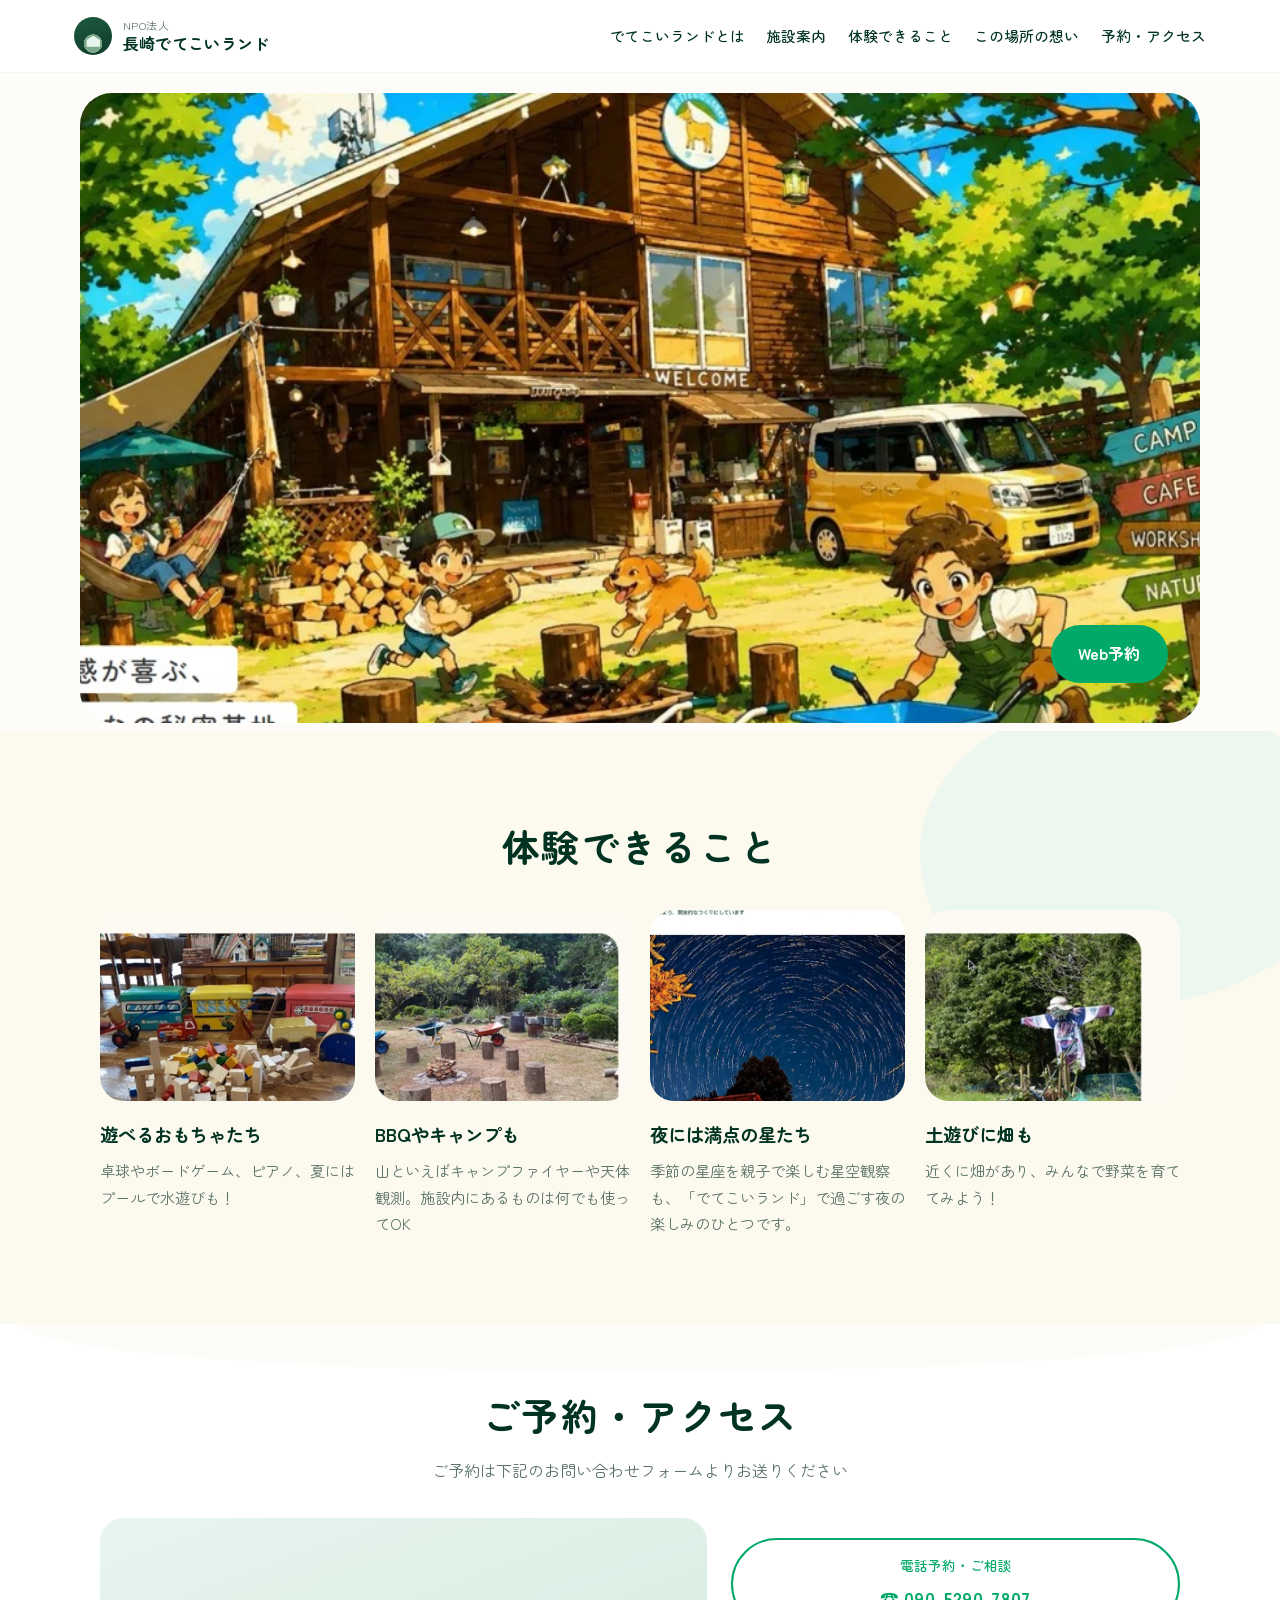
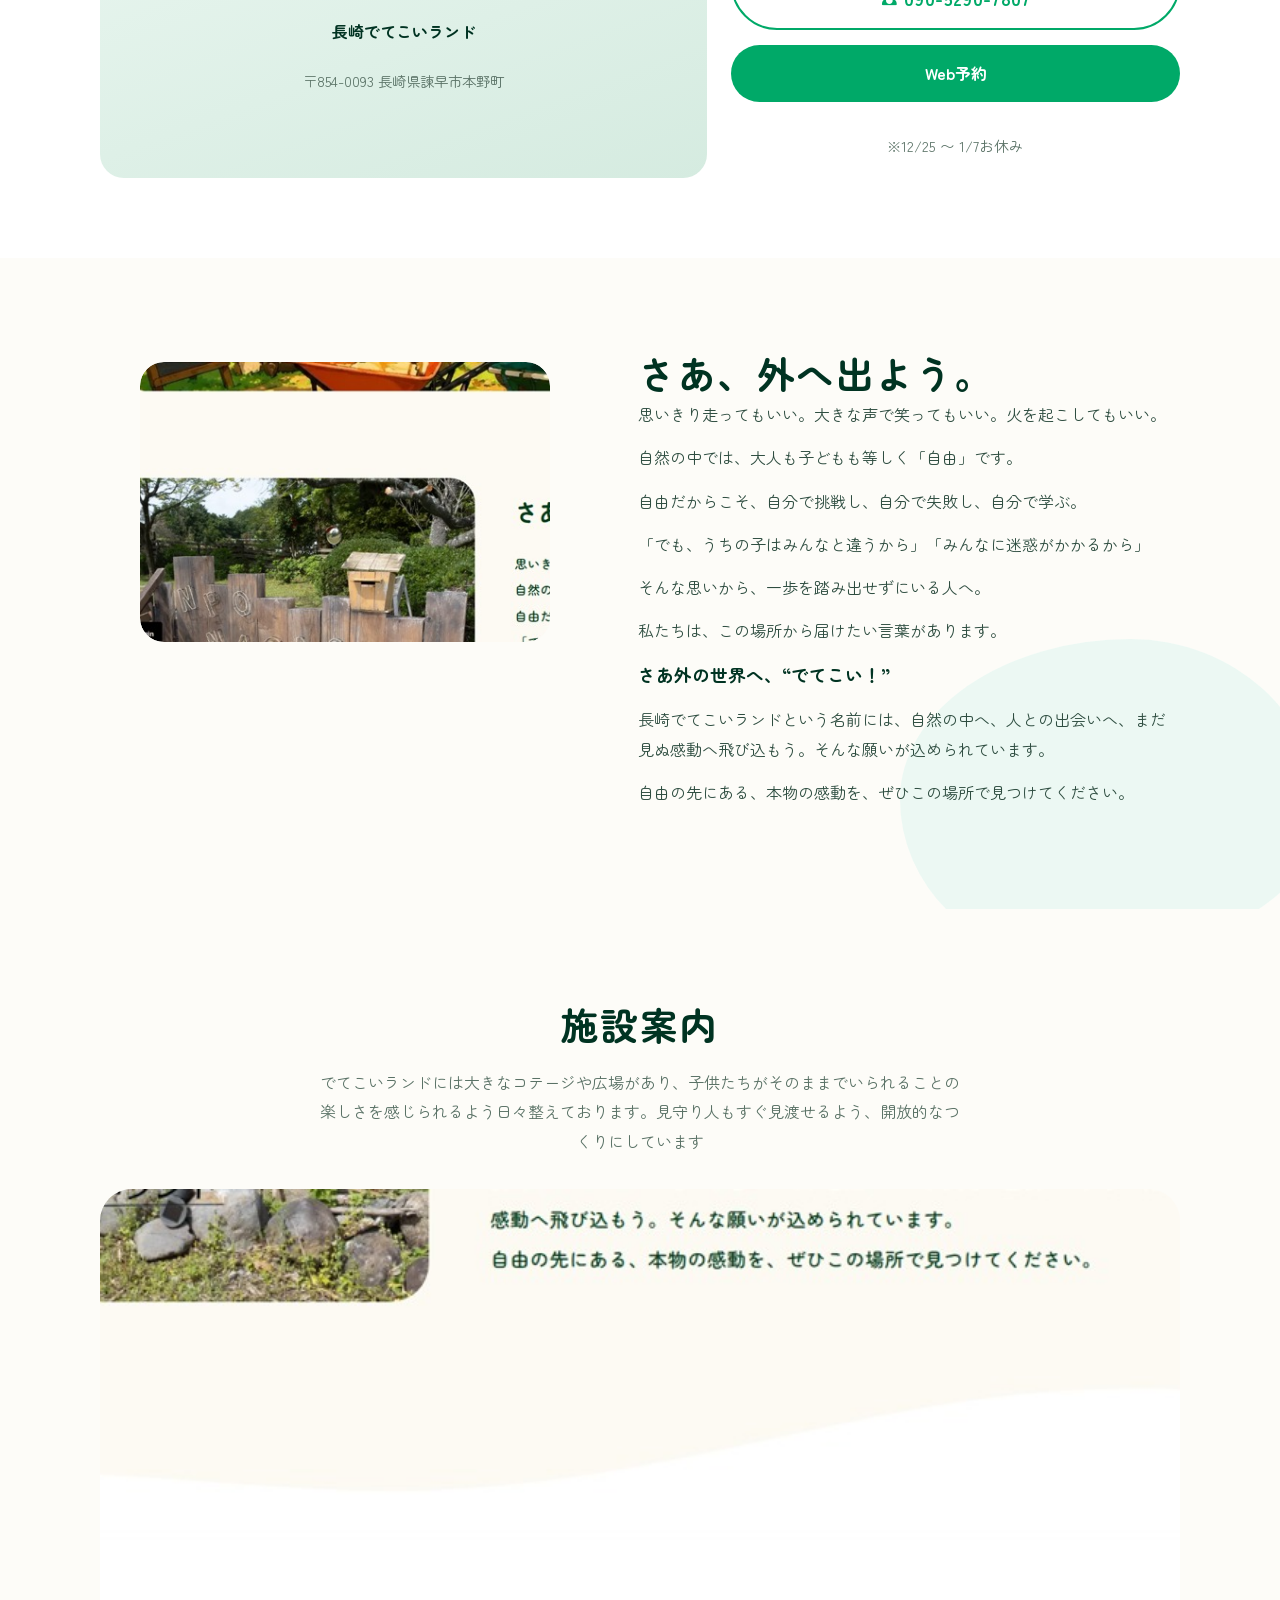
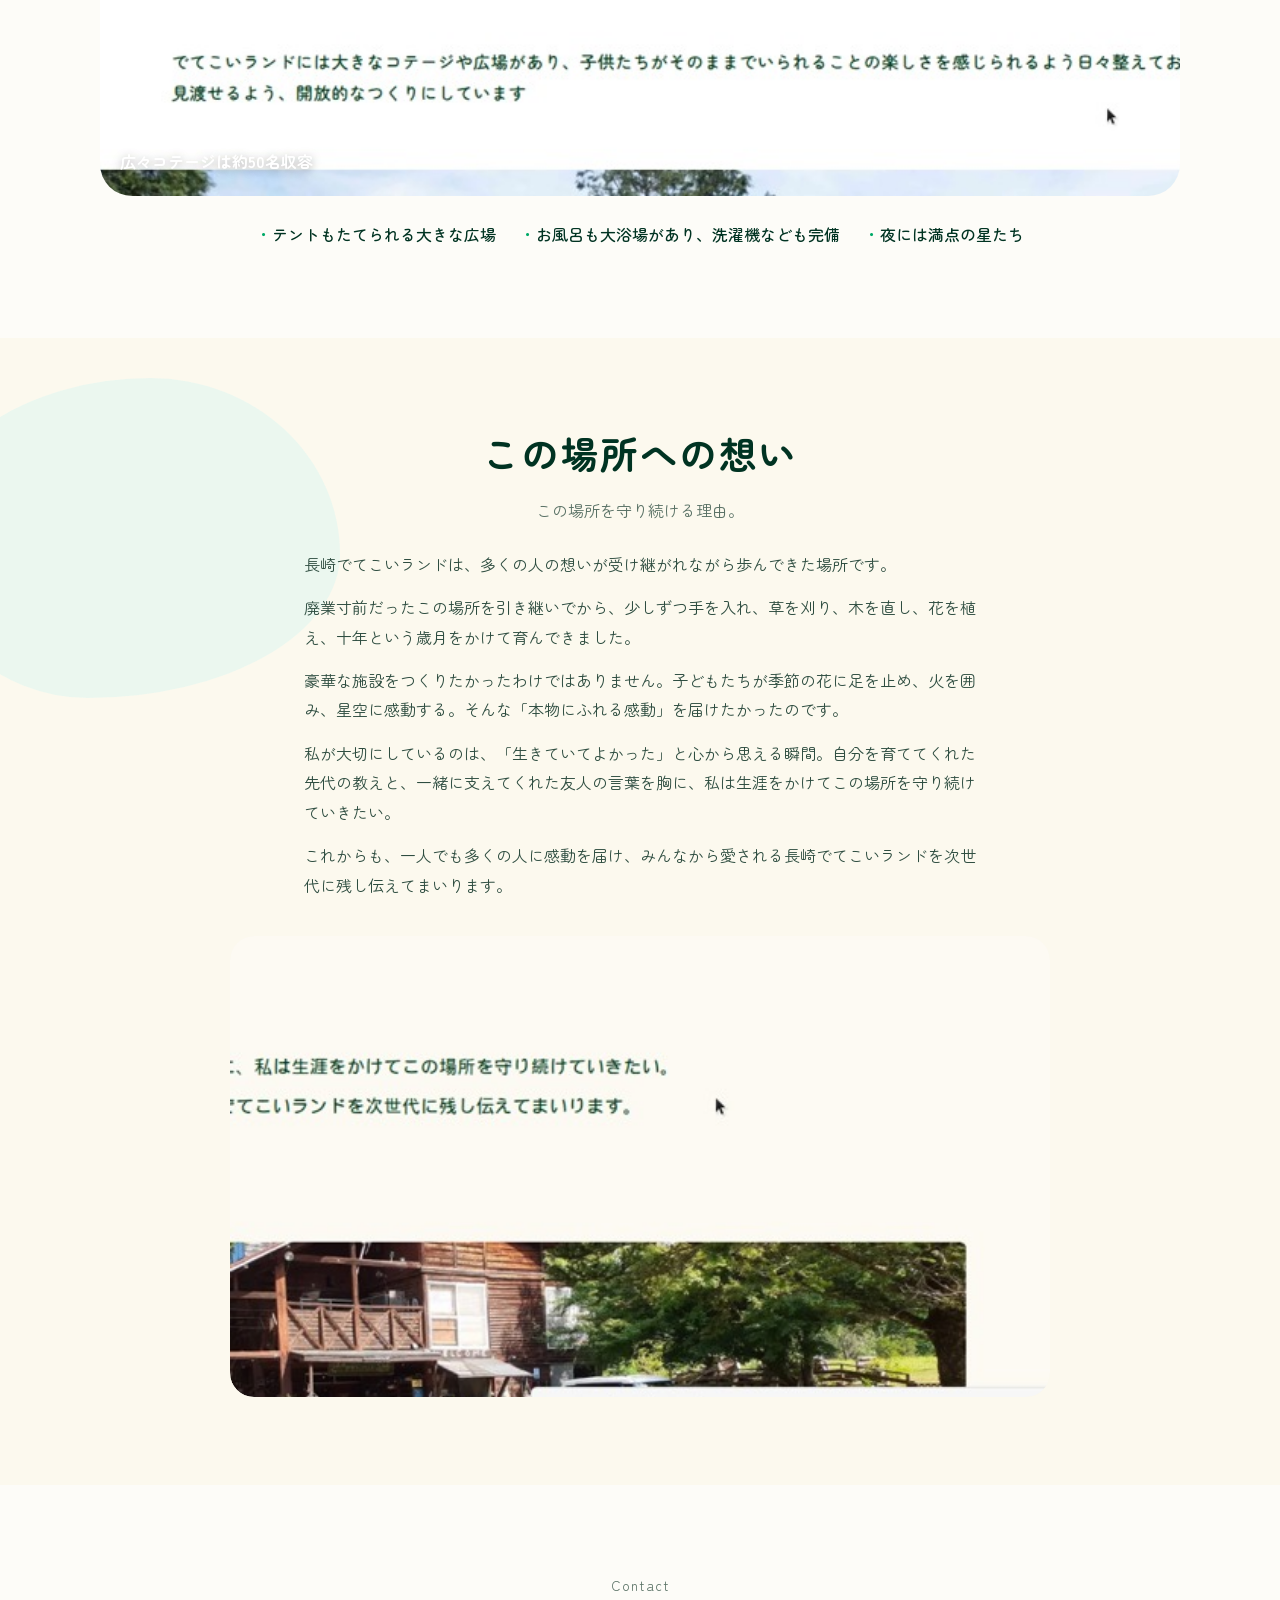
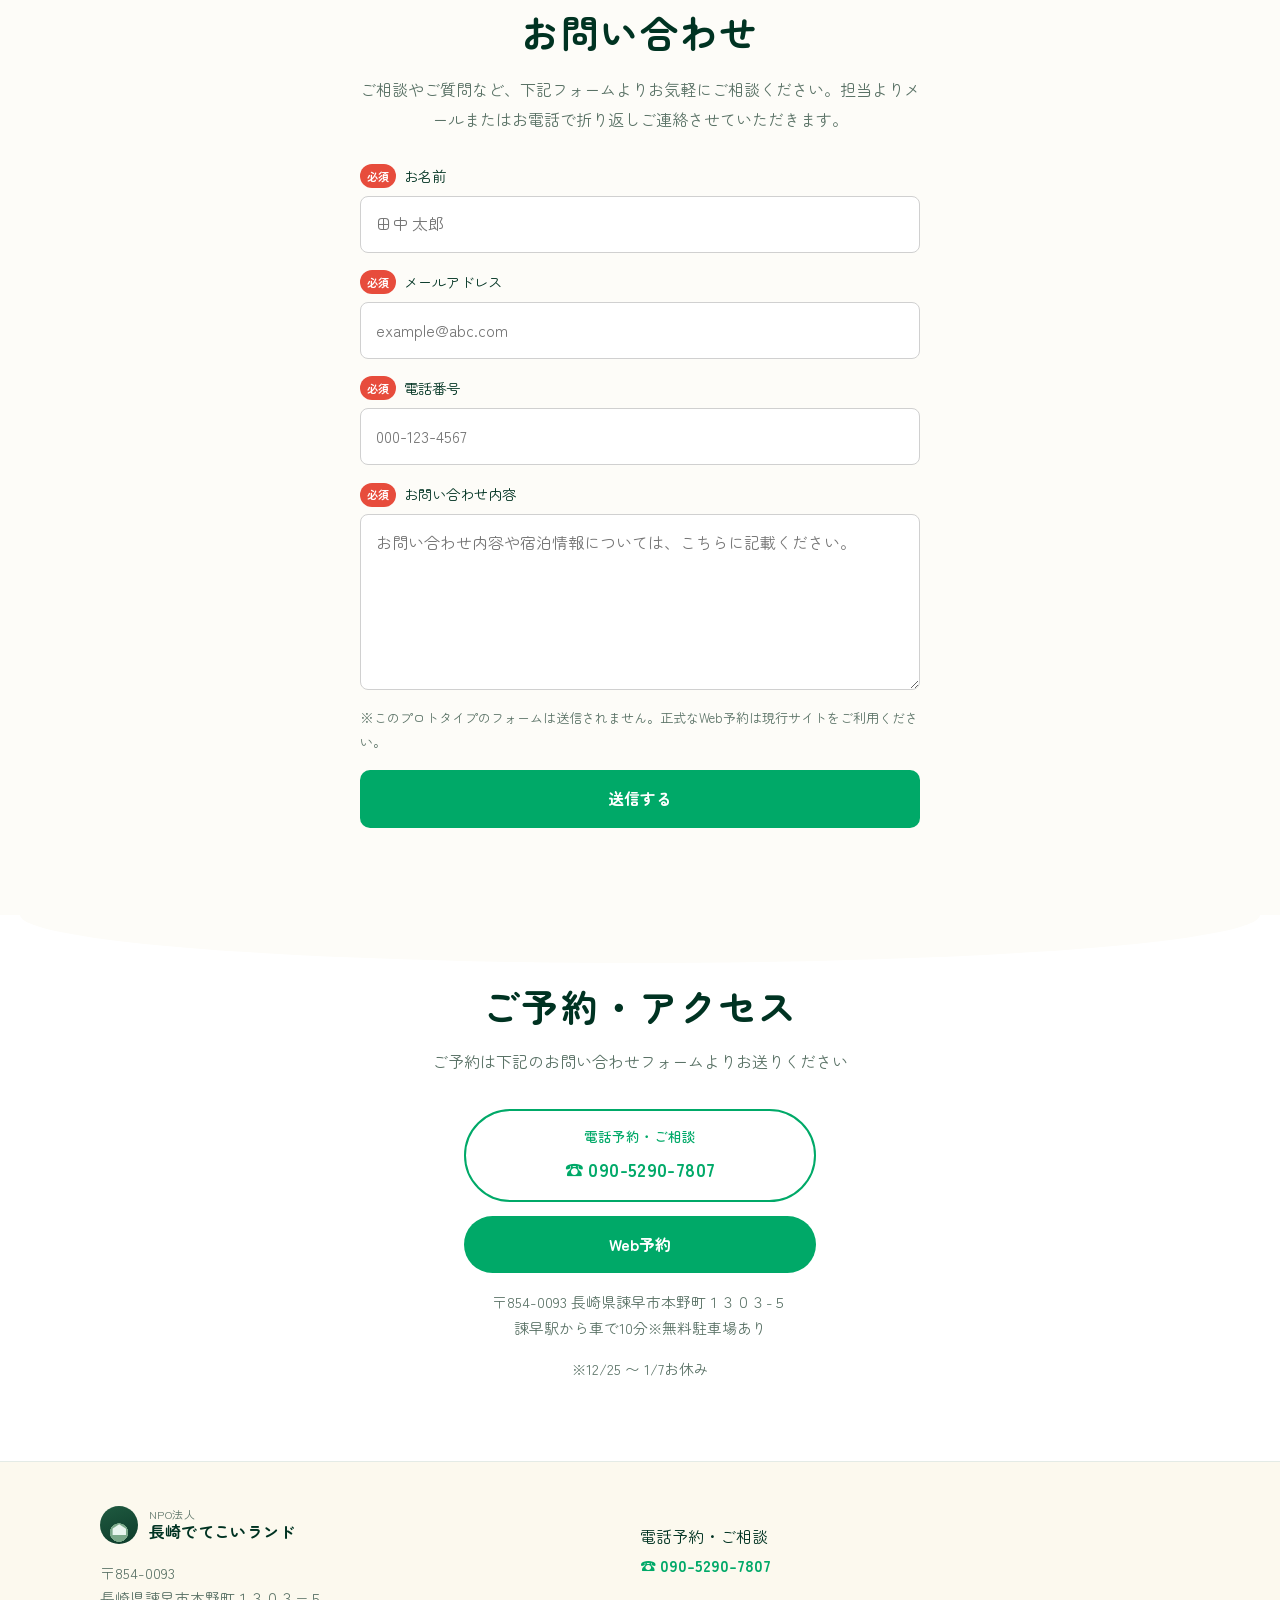
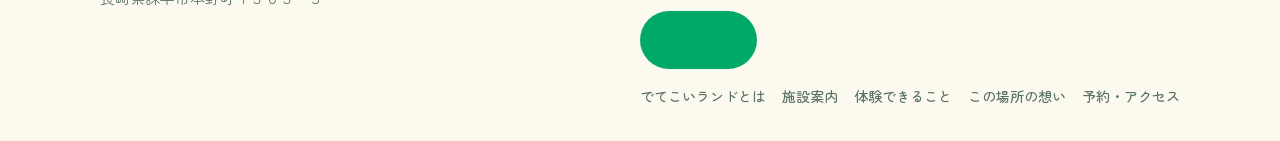
<file: index.html>
<!DOCTYPE html>
<html lang="ja">
<head>
  <meta charset="UTF-8" />
  <meta name="viewport" content="width=device-width, initial-scale=1" />
  <title>NPO法人 長崎でてこいランド</title>
  <meta name="description" content="五感が喜ぶ、みんなの秘密基地。長崎県諫早市の自然の中で、キャンプ・宿泊・星空・体験を楽しむNPO法人 長崎でてこいランド。" />
  <link rel="preconnect" href="https://fonts.googleapis.com" />
  <link rel="preconnect" href="https://fonts.gstatic.com" crossorigin />
  <link href="https://fonts.googleapis.com/css2?family=Zen+Maru+Gothic:wght@400;500;700&family=Noto+Sans+JP:wght@400;500;700&display=swap" rel="stylesheet" />
  <link rel="stylesheet" href="./styles.css" />
</head>
<body>
  <a class="skip-link" href="#main">本文へスキップ</a>

  <header class="site-header" id="top">
    <div class="site-header__inner">
      <a class="logo" href="#top">
        <span class="logo__icon" aria-hidden="true"></span>
        <span class="logo__text">
          <span class="logo__eyebrow">NPO法人</span>
          <span class="logo__name">長崎でてこいランド</span>
        </span>
      </a>
      <button class="nav-toggle" type="button" aria-expanded="false" aria-controls="site-nav" data-nav-toggle>
        <span></span><span></span><span></span>
        <span class="visually-hidden">メニュー</span>
      </button>
      <nav class="site-nav" id="site-nav" data-site-nav>
        <a href="#about">でてこいランドとは</a>
        <a href="#facilities">施設案内</a>
        <a href="#services">体験できること</a>
        <a href="#philosophy">この場所の想い</a>
        <a href="#reserve">予約・アクセス</a>
      </nav>
    </div>
  </header>

  <main id="main">
    <!-- 1. HERO: live illustration + subtle star motion -->
    <section class="hero" aria-label="ヒーロー">
      <div class="hero__frame">
        <img class="hero__img" src="./assets/images/hero-illustration.jpg" width="1200" height="600" alt="でてこいランドのログハウスと子どもたちが遊ぶ様子のイラスト" />
        <canvas class="hero__stars" data-starfield aria-hidden="true"></canvas>
        <!-- Speech-bubble copy is part of the live hero illustration asset -->
        <div class="hero__cta-row">
          <a class="btn btn--green" href="#reserve">Web予約</a>
        </div>
      </div>
    </section>

    <!-- 2. SERVICES -->
    <section class="section section--wave-top" id="services" data-reveal>
      <div class="blob blob--tr" aria-hidden="true"></div>
      <div class="section__inner">
        <h2 class="section__title">体験できること</h2>
        <div class="services-track-wrap">
          <div class="services-track" data-services-track tabindex="0" aria-label="体験の一覧">
            <article class="svc-card">
              <img src="./assets/images/svc-toys.jpg" alt="" width="400" height="300" loading="lazy" />
              <h3>遊べるおもちゃたち</h3>
              <p>卓球やボードゲーム、ピアノ、夏にはプールで水遊びも！</p>
            </article>
            <article class="svc-card">
              <img src="./assets/images/svc-bbq.jpg" alt="" width="400" height="300" loading="lazy" />
              <h3>BBQやキャンプも</h3>
              <p>山といえばキャンプファイヤーや天体観測。施設内にあるものは何でも使ってOK</p>
            </article>
            <article class="svc-card">
              <img src="./assets/images/hero-stars.jpg" alt="" width="400" height="300" loading="lazy" />
              <h3>夜には満点の星たち</h3>
              <p>季節の星座を親子で楽しむ星空観察も、「でてこいランド」で過ごす夜の楽しみのひとつです。</p>
            </article>
            <article class="svc-card">
              <img src="./assets/images/svc-field.jpg" alt="" width="400" height="300" loading="lazy" />
              <h3>土遊びに畑も</h3>
              <p>近くに畑があり、みんなで野菜を育ててみよう！</p>
            </article>
          </div>
          <p class="services-hint" aria-hidden="true">← スワイプして見る →</p>
        </div>
      </div>
    </section>

    <!-- 3. MID RESERVATION CTA -->
    <section class="reserve-block" id="reserve-mid" data-reveal aria-labelledby="reserve-mid-title">
      <div class="wave wave--up" aria-hidden="true"></div>
      <div class="section__inner reserve-block__inner">
        <h2 id="reserve-mid-title" class="section__title">ご予約・アクセス</h2>
        <p class="reserve-block__lede">ご予約は下記のお問い合わせフォームよりお送りください</p>
        <div class="reserve-block__grid">
          <div class="reserve-block__map" aria-label="地図プレースホルダ">
            <p>長崎でてこいランド</p>
            <p class="reserve-block__map-sub">〒854-0093 長崎県諫早市本野町</p>
          </div>
          <div class="reserve-block__actions">
            <a class="btn btn--phone" href="tel:09052907807">
              <span class="btn__label">電話予約・ご相談</span>
              <span class="btn__phone">☎ 090-5290-7807</span>
            </a>
            <a class="btn btn--green btn--wide" href="#contact">Web予約</a>
            <p class="reserve-block__note">※12/25 〜 1/7お休み</p>
          </div>
        </div>
      </div>
    </section>

    <!-- 4. ABOUT (live flow) -->
    <section class="section about" id="about" data-reveal>
      <div class="blob blob--br" aria-hidden="true"></div>
      <div class="section__inner about__grid">
        <figure class="photo-round">
          <img src="./assets/images/intro-fence.jpg" alt="NPO NAGASAKI DETEKOI の木製フェンスとポスト" width="800" height="600" loading="lazy" />
        </figure>
        <div class="about__copy">
          <h2 class="section__title section__title--left">さあ、外へ出よう。</h2>
          <div class="prose">
            <p>思いきり走ってもいい。大きな声で笑ってもいい。火を起こしてもいい。</p>
            <p>自然の中では、大人も子どもも等しく「自由」です。</p>
            <p>自由だからこそ、自分で挑戦し、自分で失敗し、自分で学ぶ。</p>
            <p>「でも、うちの子はみんなと違うから」「みんなに迷惑がかかるから」</p>
            <p>そんな思いから、一歩を踏み出せずにいる人へ。</p>
            <p>私たちは、この場所から届けたい言葉があります。</p>
            <p class="prose__em">さあ外の世界へ、“でてこい！”</p>
            <p>長崎でてこいランドという名前には、自然の中へ、人との出会いへ、まだ見ぬ感動へ飛び込もう。そんな願いが込められています。</p>
            <p>自由の先にある、本物の感動を、ぜひこの場所で見つけてください。</p>
          </div>
        </div>
      </div>
    </section>

    <!-- FACILITIES -->
    <section class="section facilities" id="facilities" data-reveal>
      <div class="section__inner">
        <h2 class="section__title">施設案内</h2>
        <p class="section__lede">
          でてこいランドには大きなコテージや広場があり、子供たちがそのままでいられることの楽しさを感じられるよう日々整えております。見守り人もすぐ見渡せるよう、開放的なつくりにしています
        </p>
        <figure class="facility-hero photo-round">
          <img src="./assets/images/facility-carousel.jpg" alt="広々としたコテージの内観" width="1100" height="620" loading="lazy" />
          <figcaption>広々コテージは約50名収容</figcaption>
        </figure>
        <ul class="facility-caps">
          <li>テントもたてられる大きな広場</li>
          <li>お風呂も大浴場があり、洗濯機なども完備</li>
          <li>夜には満点の星たち</li>
        </ul>
      </div>
    </section>

    <!-- PHILOSOPHY -->
    <section class="section philosophy" id="philosophy" data-reveal>
      <div class="blob blob--tl" aria-hidden="true"></div>
      <div class="section__inner">
        <h2 class="section__title">この場所への想い</h2>
        <p class="section__lede">この場所を守り続ける理由。</p>
        <div class="prose prose--narrow">
          <p>長崎でてこいランドは、多くの人の想いが受け継がれながら歩んできた場所です。</p>
          <p>廃業寸前だったこの場所を引き継いでから、少しずつ手を入れ、草を刈り、木を直し、花を植え、十年という歳月をかけて育んできました。</p>
          <p>豪華な施設をつくりたかったわけではありません。子どもたちが季節の花に足を止め、火を囲み、星空に感動する。そんな「本物にふれる感動」を届けたかったのです。</p>
          <p>私が大切にしているのは、「生きていてよかった」と心から思える瞬間。自分を育ててくれた先代の教えと、一緒に支えてくれた友人の言葉を胸に、私は生涯をかけてこの場所を守り続けていきたい。</p>
          <p>これからも、一人でも多くの人に感動を届け、みんなから愛される長崎でてこいランドを次世代に残し伝えてまいります。</p>
        </div>
        <figure class="photo-round philosophy__photo">
          <img src="./assets/images/cropped/lodge-day.jpg" alt="緑に囲まれたログハウス外観" width="1000" height="560" loading="lazy" />
        </figure>
      </div>
    </section>

    <!-- CONTACT -->
    <section class="section contact" id="contact" data-reveal>
      <div class="section__inner contact__inner">
        <p class="section__eyebrow">Contact</p>
        <h2 class="section__title">お問い合わせ</h2>
        <p class="section__lede">
          ご相談やご質問など、下記フォームよりお気軽にご相談ください。担当よりメールまたはお電話で折り返しご連絡させていただきます。
        </p>
        <form class="contact-form" action="#reserve" method="get">
          <label>
            <span><i class="badge badge--req">必須</i> お名前</span>
            <input type="text" name="name" placeholder="田中 太郎" required autocomplete="name" />
          </label>
          <label>
            <span><i class="badge badge--req">必須</i> メールアドレス</span>
            <input type="email" name="email" placeholder="example@abc.com" required autocomplete="email" />
          </label>
          <label>
            <span><i class="badge badge--req">必須</i> 電話番号</span>
            <input type="tel" name="tel" placeholder="000-123-4567" required autocomplete="tel" />
          </label>
          <label>
            <span><i class="badge badge--req">必須</i> お問い合わせ内容</span>
            <textarea name="message" rows="5" placeholder="お問い合わせ内容や宿泊情報については、こちらに記載ください。" required></textarea>
          </label>
          <p class="contact-form__note">※このプロトタイプのフォームは送信されません。正式なWeb予約は現行サイトをご利用ください。</p>
          <button class="btn btn--green btn--submit" type="submit">送信する</button>
        </form>
      </div>
    </section>

    <!-- 5. FINAL RESERVATION CTA -->
    <section class="reserve-block reserve-block--final" id="reserve" data-reveal aria-labelledby="reserve-final-title">
      <div class="wave wave--up" aria-hidden="true"></div>
      <div class="section__inner reserve-block__inner">
        <h2 id="reserve-final-title" class="section__title">ご予約・アクセス</h2>
        <p class="reserve-block__lede">ご予約は下記のお問い合わせフォームよりお送りください</p>
        <div class="reserve-block__actions reserve-block__actions--center">
          <a class="btn btn--phone" href="tel:09052907807">
            <span class="btn__label">電話予約・ご相談</span>
            <span class="btn__phone">☎ 090-5290-7807</span>
          </a>
          <a class="btn btn--green btn--wide" href="#contact">Web予約</a>
        </div>
        <address class="reserve-block__address">
          〒854-0093 長崎県諫早市本野町１３０３-５<br />
          諫早駅から車で10分※無料駐車場あり
        </address>
        <p class="reserve-block__note">※12/25 〜 1/7お休み</p>
      </div>
    </section>
  </main>

  <footer class="site-footer">
    <div class="site-footer__inner">
      <div>
        <div class="logo logo--footer">
          <span class="logo__icon" aria-hidden="true"></span>
          <span class="logo__text">
            <span class="logo__eyebrow">NPO法人</span>
            <span class="logo__name">長崎でてこいランド</span>
          </span>
        </div>
        <p class="site-footer__addr">
          〒854-0093<br />
          長崎県諫早市本野町１３０３−５
        </p>
      </div>
      <div class="site-footer__aside">
        <p>電話予約・ご相談<br /><a href="tel:09052907807">☎ 090-5290-7807</a></p>
        <a class="btn btn--green" href="#contact">Web予約</a>
        <nav class="site-footer__nav" aria-label="フッターナビ">
          <a href="#about">でてこいランドとは</a>
          <a href="#facilities">施設案内</a>
          <a href="#services">体験できること</a>
          <a href="#philosophy">この場所の想い</a>
          <a href="#reserve">予約・アクセス</a>
        </nav>
      </div>
    </div>
  </footer>

  <script src="./main.js" defer></script>
</body>
</html>
</file>
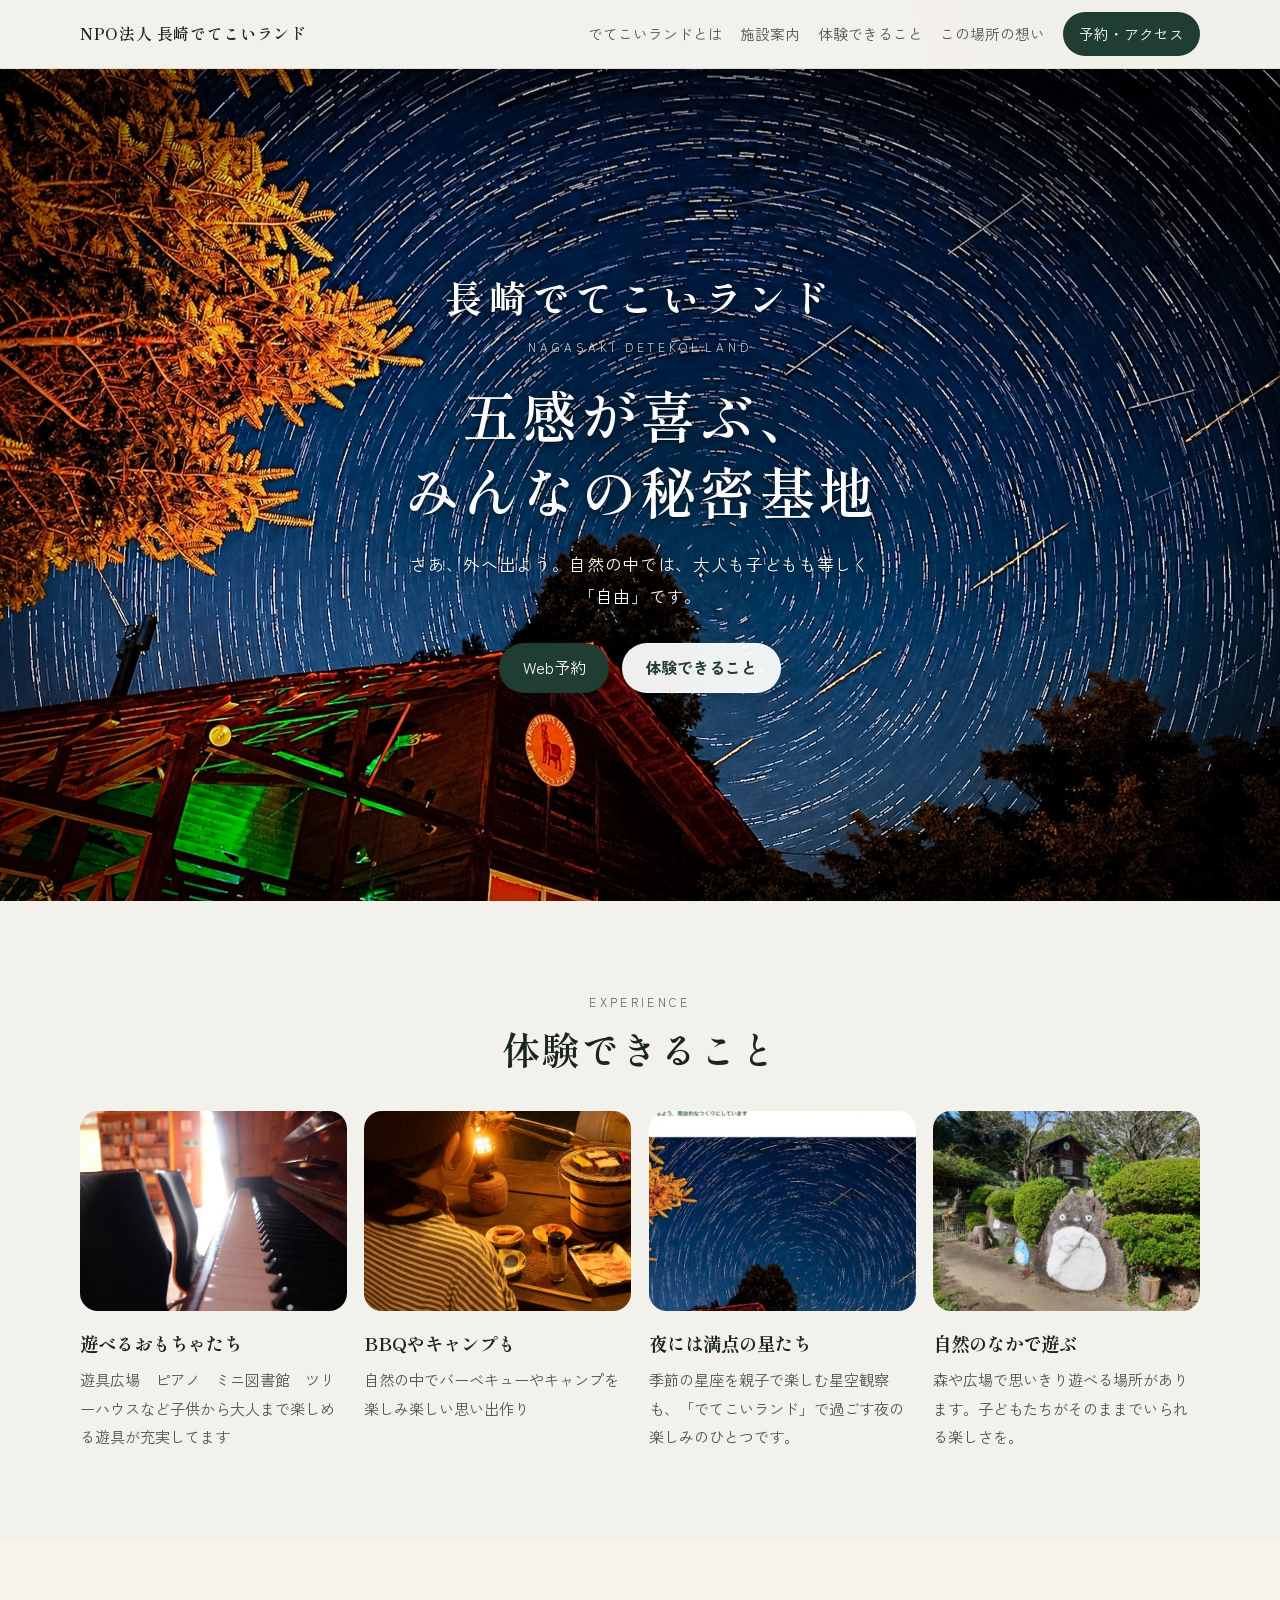
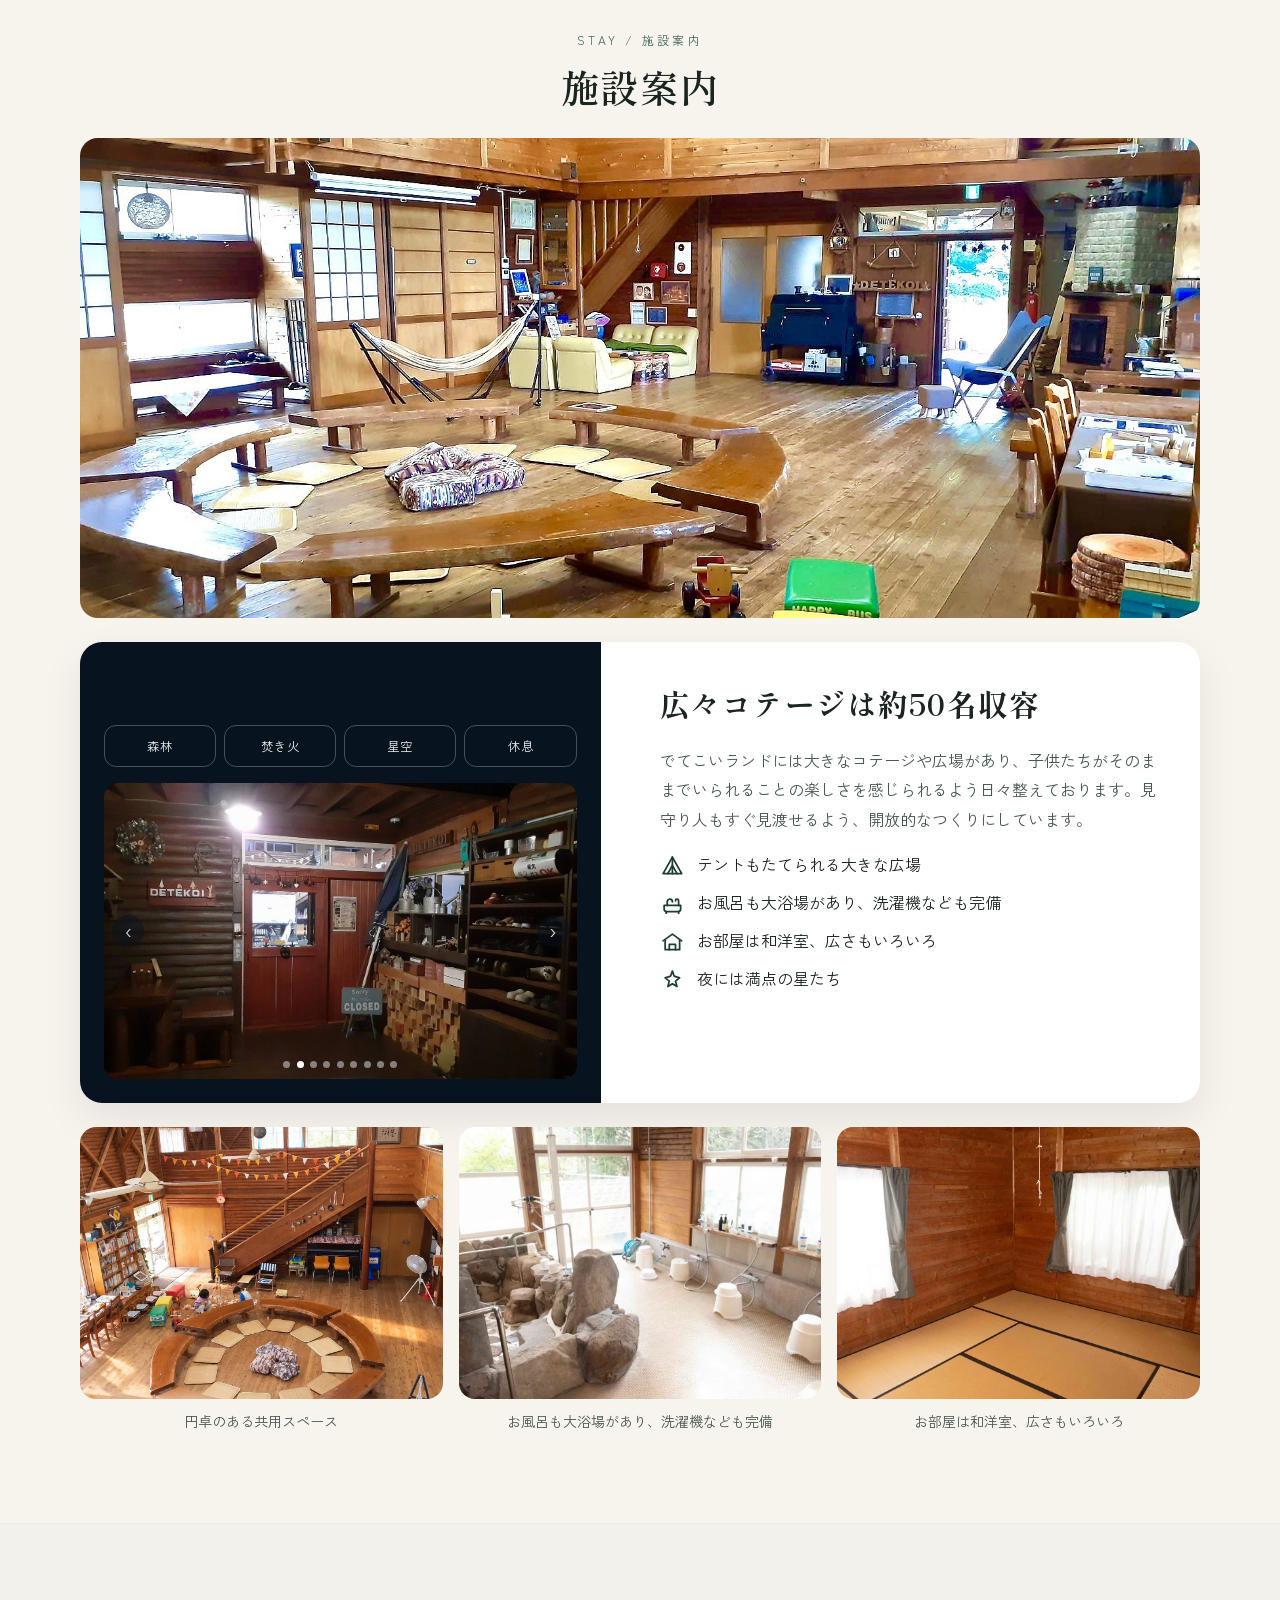
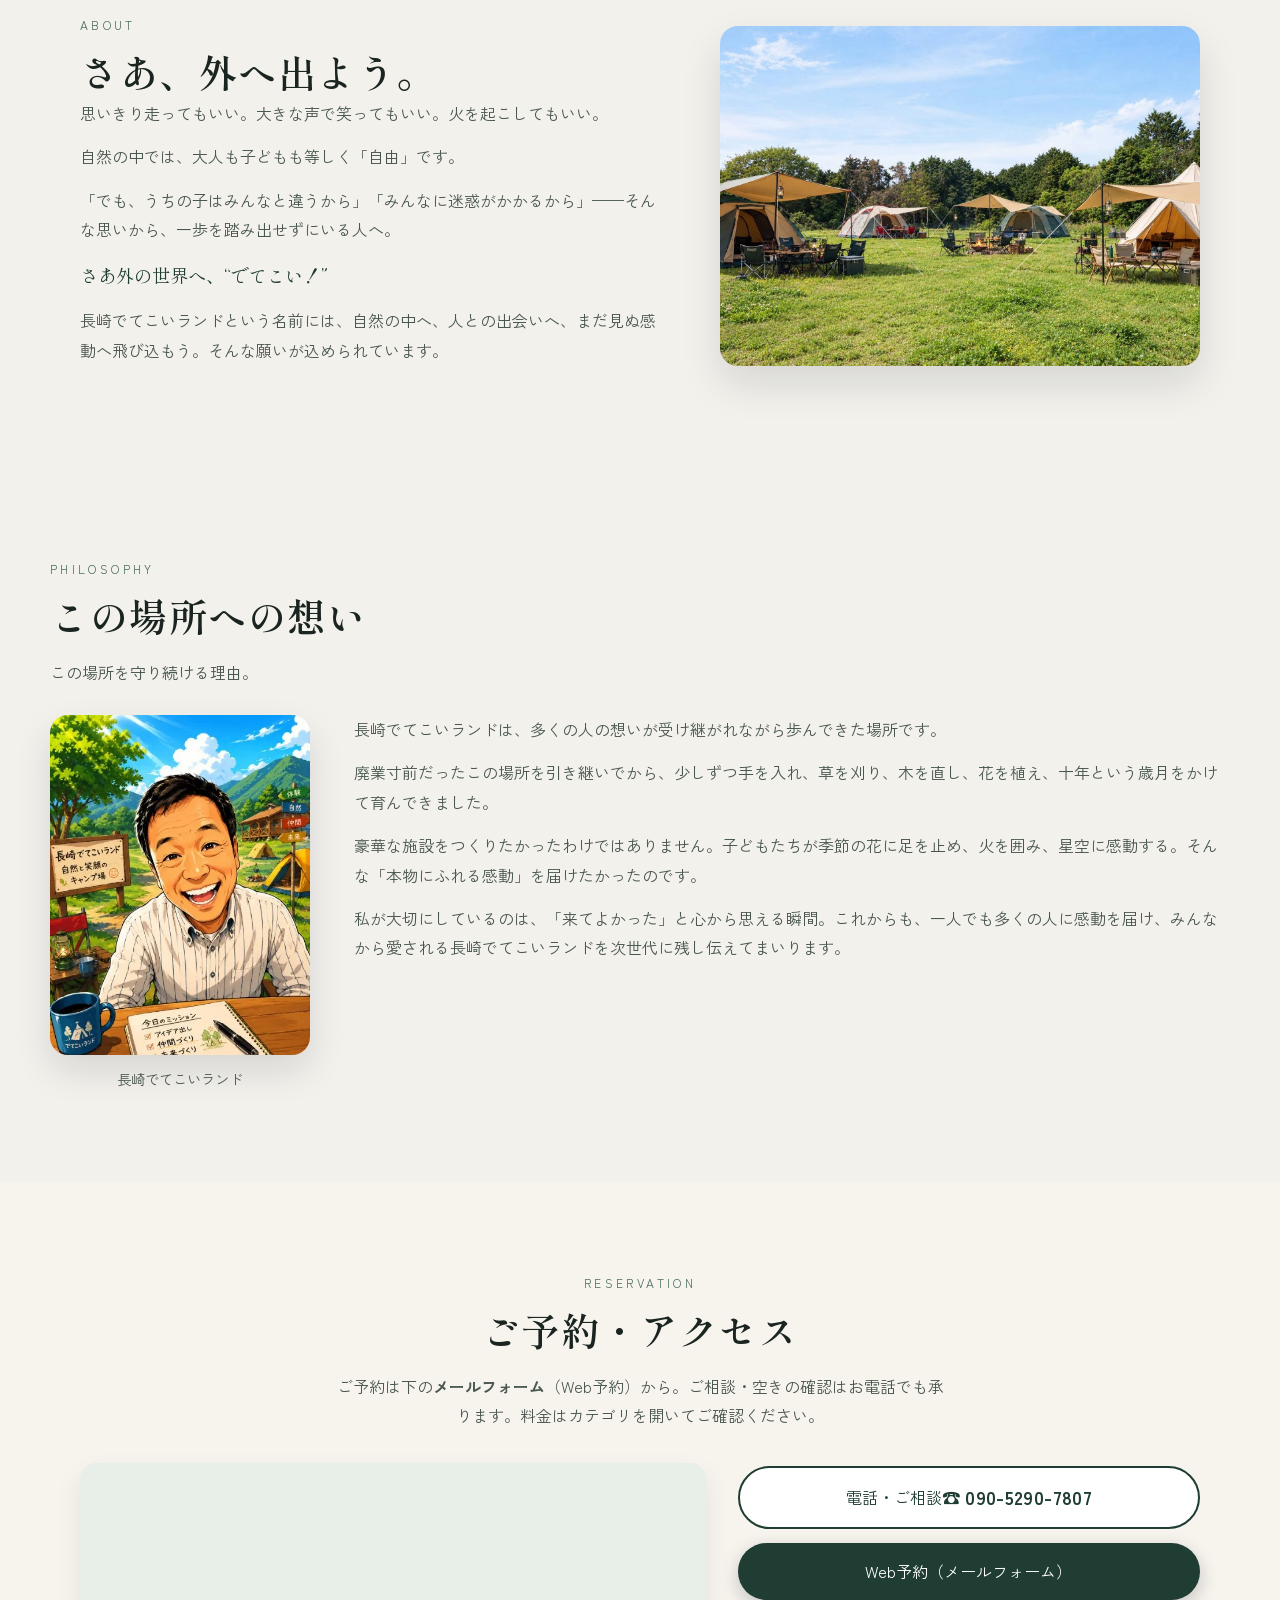
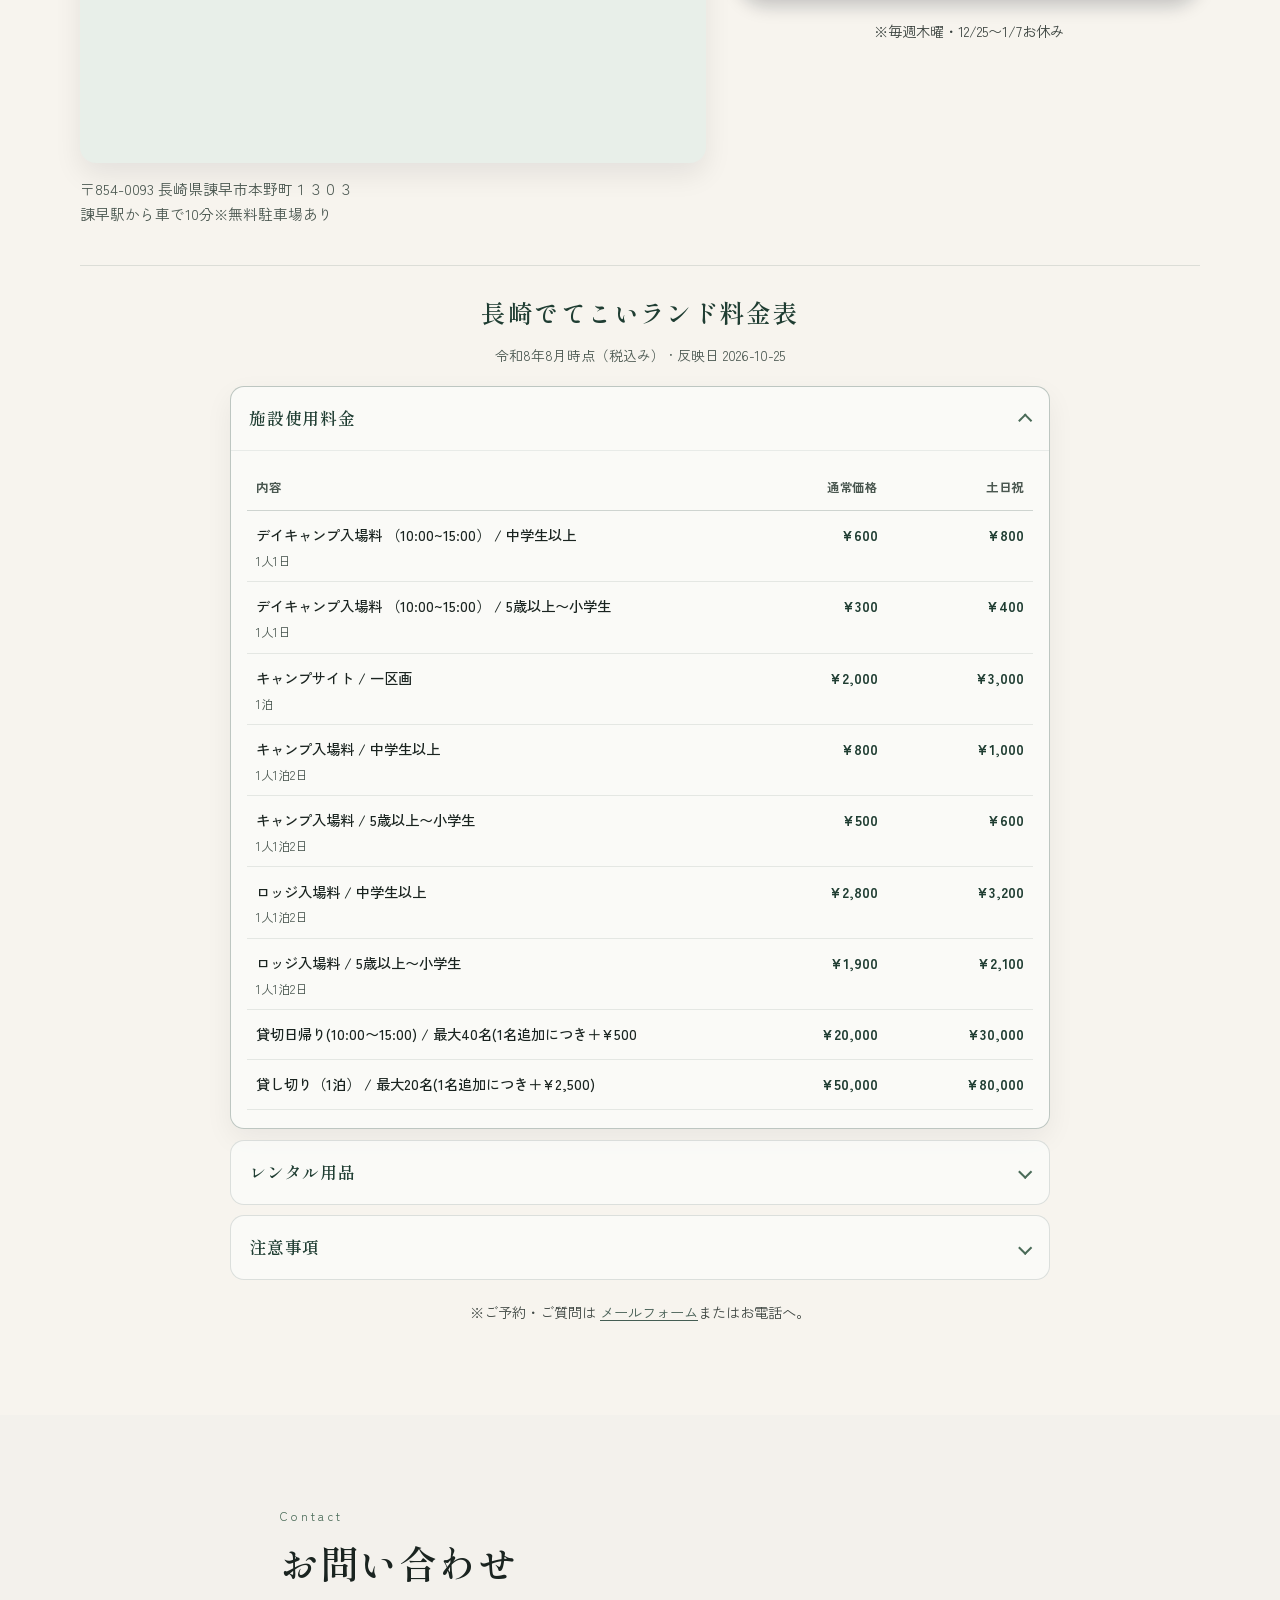
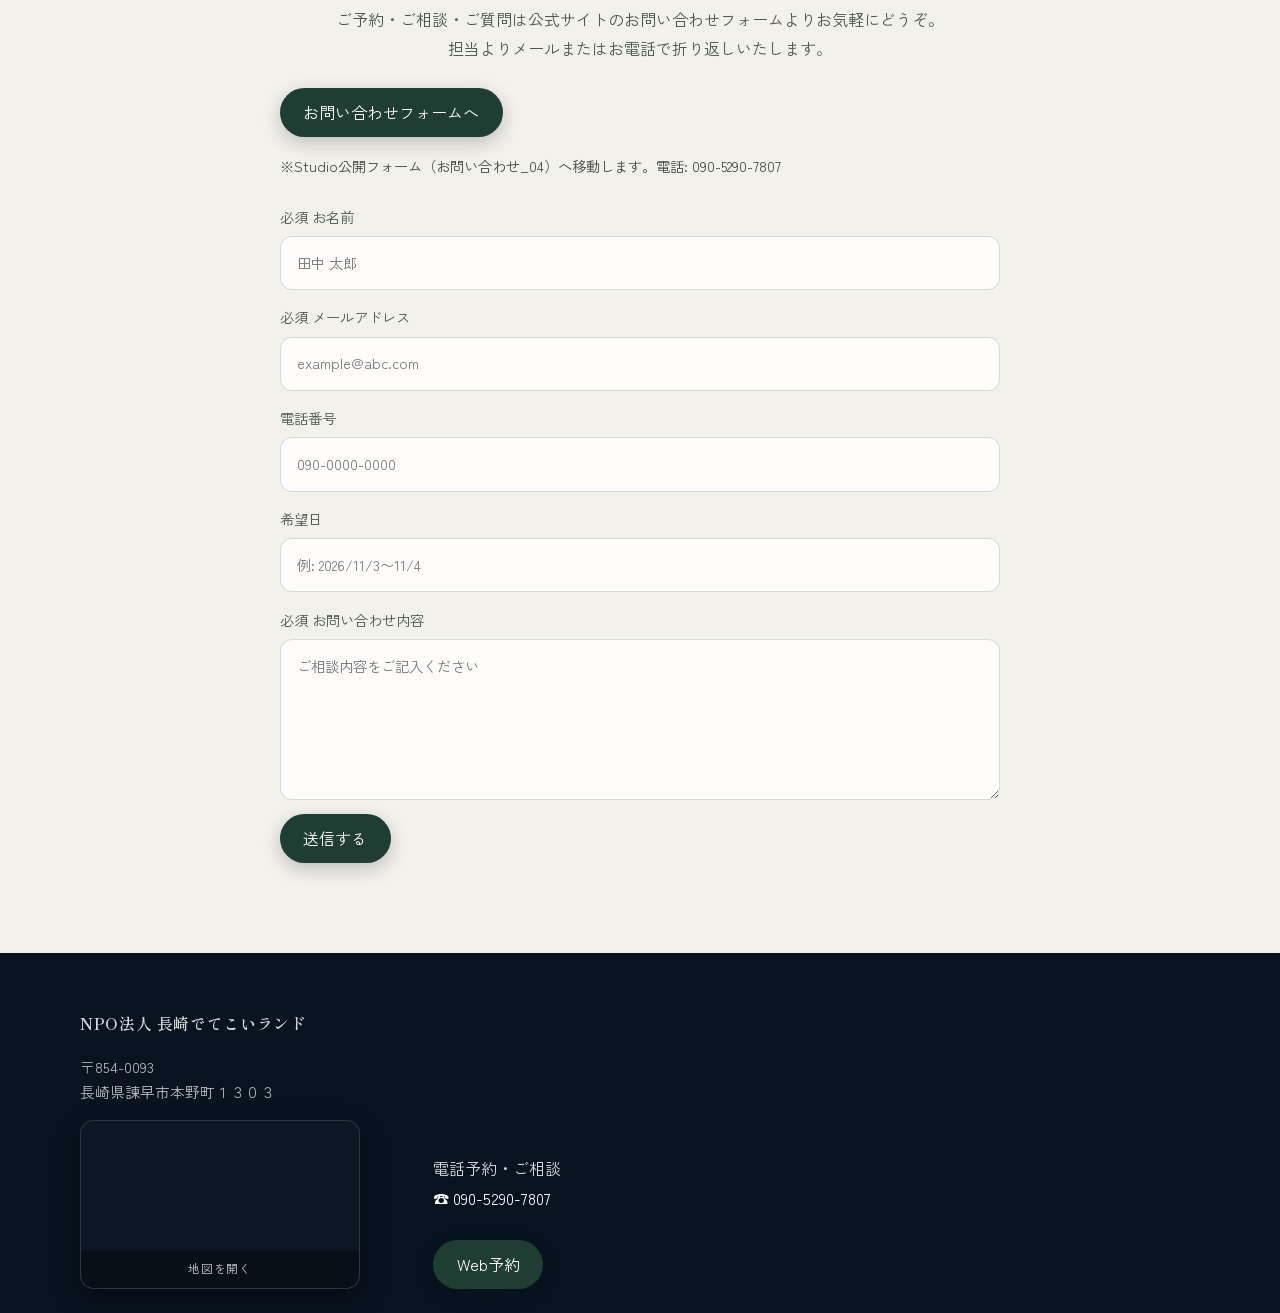
<file: detekoi-land-mockup/index.html>
<!DOCTYPE html>
<html lang="ja">
<head>
  <meta charset="UTF-8" />
  <meta name="viewport" content="width=device-width, initial-scale=1" />
  <title>長崎でてこいランド｜キャンプ・コテージ・秘密基地（諫早）</title>
  <meta name="description" content="NPO法人長崎でてこいランドは、諫早市本野町の自然の中でキャンプ・コテージ・焚き火・星空を楽しめるみんなの秘密基地。ファミリー向けの自然体験をお待ちしています。" />
  <meta name="robots" content="index,follow" />
  <link rel="canonical" href="https://detekoiland-nagasaki.jp/" />
  <meta property="og:type" content="website" />
  <meta property="og:locale" content="ja_JP" />
  <meta property="og:site_name" content="長崎でてこいランド" />
  <meta property="og:url" content="https://detekoiland-nagasaki.jp/" />
  <meta property="og:title" content="長崎でてこいランド｜キャンプ・コテージ・秘密基地（諫早）" />
  <meta property="og:description" content="NPO法人長崎でてこいランドは、諫早市本野町の自然の中でキャンプ・コテージ・焚き火・星空を楽しめるみんなの秘密基地。ファミリー向けの自然体験をお待ちしています。" />
  <meta property="og:image" content="https://inainai-baa.github.io/ebay-profit-calculator/detekoi-land-mockup/assets/photos/hero-bg.jpg" />
  <meta property="og:image:alt" content="長崎でてこいランドのキャンプ場・コテージ（みんなの秘密基地）" />
  <meta name="twitter:card" content="summary_large_image" />
  <meta name="twitter:title" content="長崎でてこいランド｜キャンプ・コテージ・秘密基地（諫早）" />
  <meta name="twitter:description" content="諫早・本野町でキャンプ・コテージ・焚き火・星空を楽しめるNPO法人長崎でてこいランド。" />
  <meta name="twitter:image" content="https://inainai-baa.github.io/ebay-profit-calculator/detekoi-land-mockup/assets/photos/hero-bg.jpg" />
  <link rel="preconnect" href="https://fonts.googleapis.com" />
  <link rel="preconnect" href="https://fonts.gstatic.com" crossorigin />
  <link href="https://fonts.googleapis.com/css2?family=Shippori+Mincho:wght@500;600;700&family=Zen+Kaku+Gothic+New:wght@400;500;700&display=swap" rel="stylesheet" />
  <link rel="stylesheet" href="./styles.css" />
  <script type="application/ld+json">
  {
    "@context": "https://schema.org",
    "@type": ["Campground", "LodgingBusiness"],
    "name": "長崎でてこいランド",
    "alternateName": [
      "NPO法人長崎でてこいランド",
      "でてこいランド",
      "出てこいランド",
      "Nagasaki Detekoi Land"
    ],
    "description": "長崎県諫早市本野町にある、キャンプ・コテージ・焚き火・星空を楽しめる自然体験施設。みんなの秘密基地としてファミリーキャンプにも対応。",
    "url": "https://detekoiland-nagasaki.jp/",
    "telephone": "+81-90-5290-7807",
    "image": "https://inainai-baa.github.io/ebay-profit-calculator/detekoi-land-mockup/assets/photos/hero-bg.jpg",
    "address": {
      "@type": "PostalAddress",
      "postalCode": "854-0093",
      "addressRegion": "長崎県",
      "addressLocality": "諫早市",
      "streetAddress": "本野町1303",
      "addressCountry": "JP"
    },
    "geo": {
      "@type": "GeoCoordinates",
      "latitude": 32.900883,
      "longitude": 130.042824
    },
    "openingHoursSpecification": {
      "@type": "OpeningHoursSpecification",
      "description": "12/25〜1/7はお休み"
    },
    "amenityFeature": [
      { "@type": "LocationFeatureSpecification", "name": "コテージ宿泊" },
      { "@type": "LocationFeatureSpecification", "name": "テントサイト・広場" },
      { "@type": "LocationFeatureSpecification", "name": "焚き火・BBQ" },
      { "@type": "LocationFeatureSpecification", "name": "星空観察" },
      { "@type": "LocationFeatureSpecification", "name": "大浴場" }
    ]
  }
  </script>
</head>
<body>
  <a class="skip-link" href="#main">本文へスキップ</a>

  <header class="site-header">
    <div class="wrap header__inner">
      <a class="logo" href="#top">NPO法人 長崎でてこいランド</a>
      <button
        class="nav-toggle"
        type="button"
        aria-expanded="false"
        aria-controls="nav"
        data-nav-toggle
      >
        <span aria-hidden="true"></span>
        <span aria-hidden="true"></span>
        <span aria-hidden="true"></span>
        <span class="visually-hidden">メニュー</span>
      </button>
      <nav id="nav" class="nav" data-site-nav aria-label="メインメニュー">
        <a href="#about">でてこいランドとは</a>
        <a href="#facilities">施設案内</a>
        <a href="#services">体験できること</a>
        <a href="#philosophy">この場所の想い</a>
        <a class="nav__cta" href="#reserve">予約・アクセス</a>
      </nav>
    </div>
  </header>

  <main id="main">
    <!-- HERO: anime campsite/lodge Top; Daikanso-like staggered fade-up (Detekoi copy) -->
    <section class="hero" id="top">
      <div class="hero__media" aria-hidden="true">
        <img class="hero__photo" src="./assets/photos/hero-bg.jpg" alt="" />
        <div class="hero__veil"></div>
      </div>
      <div class="hero__content">
        <h1 class="hero__brand hero__reveal" data-reveal-delay="0">
          <span>長崎でてこいランド</span>
          <span class="hero__en">NAGASAKI DETEKOI LAND</span>
        </h1>
        <p class="hero__catch hero__reveal" data-reveal-delay="1">五感が喜ぶ、<br />みんなの秘密基地</p>
        <p class="hero__support hero__reveal" data-reveal-delay="2">さあ、外へ出よう。自然の中では、大人も子どもも等しく「自由」です。</p>
        <div class="hero__actions hero__reveal" data-reveal-delay="3">
          <a class="btn btn--solid" href="https://detekoiland-nagasaki.jp/#contact" target="_top" rel="noopener" data-studio-form-link>Web予約</a>
          <a class="btn btn--hero-secondary" href="#services">体験できること</a>
        </div>
      </div>
    </section>

    <!-- SERVICES (no scarecrow) -->
    <section class="section" id="services" data-reveal>
      <div class="wrap">
        <p class="label">EXPERIENCE</p>
        <h2>体験できること</h2>
        <div class="services" data-services-track tabindex="0">
          <article>
            <img src="./assets/photos/08-toys.jpg" alt="でてこいランドのピアノ" loading="lazy" />
            <h3>遊べるおもちゃたち</h3>
            <p>遊具広場　ピアノ　ミニ図書館　ツリーハウスなど子供から大人まで楽しめる遊具が充実してます</p>
          </article>
          <article>
            <img src="./assets/photos/09-campfire.jpg" alt="長崎でてこいランドの焚き火・BBQキャンプ体験" loading="lazy" />
            <h3>BBQやキャンプも</h3>
            <p>自然の中でバーベキューやキャンプを楽しみ楽しい思い出作り</p>
          </article>
          <article>
            <img src="./assets/photos/14-star-trails.jpg" alt="諫早・本野町で眺める長崎の星空（星の軌跡）" loading="lazy" />
            <h3>夜には満点の星たち</h3>
            <p>季節の星座を親子で楽しむ星空観察も、「でてこいランド」で過ごす夜の楽しみのひとつです。</p>
          </article>
          <article>
            <img src="./assets/photos/13-totoro-rocks.jpg" alt="でてこいランド周辺の自然のなかで遊ぶ岩場" loading="lazy" />
            <h3>自然のなかで遊ぶ</h3>
            <p>森や広場で思いきり遊べる場所があります。子どもたちがそのままでいられる楽しさを。</p>
          </article>
        </div>
        <p class="swipe-hint">← スワイプして見る →</p>
      </div>
    </section>

    <!-- FACILITY INTRO (client-requested STAY block) -->
    <section class="section section--soft" id="facilities" data-reveal>
      <div class="wrap">
        <p class="label">STAY / 施設案内</p>
        <h2>施設案内</h2>
        <figure class="facility-overview">
          <img src="./assets/photos/facility-overview.jpg" alt="長崎でてこいランドの広々としたコテージ内観" loading="lazy" />
        </figure>
        <div class="stay-panel">
          <div class="stay-panel__visual">
            <p class="stay-panel__catch soft-reveal">ふっと深呼吸したくなる。</p>
            <ul class="stay-cues" aria-label="施設の雰囲気">
              <li><span>森林</span></li>
              <li><span>焚き火</span></li>
              <li><span>星空</span></li>
              <li><span>休息</span></li>
            </ul>
            <div class="facility-slideshow" data-facility-slideshow aria-roledescription="carousel" aria-label="施設写真スライドショー">
              <div class="facility-slideshow__viewport">
                <img class="is-active" src="./assets/photos/slides/slide-01-night-lodge.jpg" alt="夜、あたたかな灯りがともるログハウス" />
                <img src="./assets/photos/slides/slide-02-genkan.jpg" alt="でてこいランドの玄関" loading="lazy" />
                <img src="./assets/photos/slides/slide-03-deck.jpg" alt="デッキとDETEKOIのサイン" loading="lazy" />
                <img src="./assets/photos/slides/slide-05-desks.jpg" alt="学校机と黒板のある木の部屋" loading="lazy" />
                <img src="./assets/photos/slides/slide-06-bath.jpg" alt="大浴場" loading="lazy" />
                <img src="./assets/photos/slides/slide-07-washitsu.jpg" alt="和室のお部屋" loading="lazy" />
                <img src="./assets/photos/slides/slide-08-toys.jpg" alt="おもちゃコーナー" loading="lazy" />
                <img src="./assets/photos/slides/slide-09-field.jpg" alt="大きな広場" loading="lazy" />
                <img src="./assets/photos/slides/slide-10-entrance.jpg" alt="施設へのアプローチ" loading="lazy" />
              </div>
              <div class="facility-slideshow__dots" data-slideshow-dots aria-hidden="true"></div>
              <button type="button" class="facility-slideshow__btn facility-slideshow__btn--prev" data-slideshow-prev aria-label="前の写真">‹</button>
              <button type="button" class="facility-slideshow__btn facility-slideshow__btn--next" data-slideshow-next aria-label="次の写真">›</button>
            </div>
          </div>
          <div class="stay-panel__copy">
            <h3>広々コテージは約50名収容</h3>
            <p>でてこいランドには大きなコテージや広場があり、子供たちがそのままでいられることの楽しさを感じられるよう日々整えております。見守り人もすぐ見渡せるよう、開放的なつくりにしています。</p>
            <ul class="bullets">
              <li>
                <span class="bullet-icon" aria-hidden="true">
                  <svg viewBox="0 0 24 24" fill="none" stroke="currentColor" stroke-width="1.7" stroke-linecap="round" stroke-linejoin="round"><path d="M12 3 3 19h18L12 3z"/><path d="M12 3v16"/><path d="M7.5 19 12 11l4.5 8"/></svg>
                </span>
                <span>テントもたてられる大きな広場</span>
              </li>
              <li>
                <span class="bullet-icon" aria-hidden="true">
                  <svg viewBox="0 0 24 24" fill="none" stroke="currentColor" stroke-width="1.7" stroke-linecap="round" stroke-linejoin="round"><path d="M4 13h16v3.5A2.5 2.5 0 0 1 17.5 19h-11A2.5 2.5 0 0 1 4 16.5V13z"/><path d="M7 13V9.5a2.5 2.5 0 0 1 5 0"/><path d="M18 13V8.5a1.5 1.5 0 1 0-3 0"/><path d="M6 19v1.5"/><path d="M18 19v1.5"/></svg>
                </span>
                <span>お風呂も大浴場があり、洗濯機なども完備</span>
              </li>
              <li>
                <span class="bullet-icon" aria-hidden="true">
                  <svg viewBox="0 0 24 24" fill="none" stroke="currentColor" stroke-width="1.7" stroke-linecap="round" stroke-linejoin="round"><path d="M3 10.5 12 4l9 6.5"/><path d="M5 10v9h14v-9"/><path d="M9 19v-5h6v5"/></svg>
                </span>
                <span>お部屋は和洋室、広さもいろいろ</span>
              </li>
              <li>
                <span class="bullet-icon" aria-hidden="true">
                  <svg viewBox="0 0 24 24" fill="none" stroke="currentColor" stroke-width="1.7" stroke-linecap="round" stroke-linejoin="round"><path d="m12 3 1.7 4.8L19 9.5l-4 3.2L16.4 18 12 15.2 7.6 18 9 12.7l-4-3.2 5.3-1.7L12 3z"/></svg>
                </span>
                <span>夜には満点の星たち</span>
              </li>
            </ul>
          </div>
        </div>
        <div class="facility-strip">
          <figure>
            <img src="./assets/photos/04-facility-interior.jpg" alt="円卓のある共用スペース" loading="lazy" />
            <figcaption>円卓のある共用スペース</figcaption>
          </figure>
          <figure>
            <img src="./assets/photos/07-bath.jpg" alt="大浴場" loading="lazy" />
            <figcaption>お風呂も大浴場があり、洗濯機なども完備</figcaption>
          </figure>
          <figure>
            <img src="./assets/photos/06-guest-room.jpg" alt="和室" loading="lazy" />
            <figcaption>お部屋は和洋室、広さもいろいろ</figcaption>
          </figure>
        </div>
      </div>
    </section>

    <!-- ABOUT + 玄関 photo (not fence) -->
    <section class="section" id="about" data-reveal>
      <div class="wrap split">
        <div>
          <p class="label">ABOUT</p>
          <h2>さあ、外へ出よう。</h2>
          <div class="prose">
            <p>思いきり走ってもいい。大きな声で笑ってもいい。火を起こしてもいい。</p>
            <p>自然の中では、大人も子どもも等しく「自由」です。</p>
            <p>「でも、うちの子はみんなと違うから」「みんなに迷惑がかかるから」——そんな思いから、一歩を踏み出せずにいる人へ。</p>
            <p class="em">さあ外の世界へ、“でてこい！”</p>
            <p>長崎でてこいランドという名前には、自然の中へ、人との出会いへ、まだ見ぬ感動へ飛び込もう。そんな願いが込められています。</p>
          </div>
        </div>
        <figure>
          <img src="./assets/photos/18-campsite-tents-field.jpg" alt="長崎でてこいランドの広場に並ぶテントとキャンプサイト" loading="lazy" />
        </figure>
      </div>
    </section>

    <!-- PHILOSOPHY + caricature -->
    <section class="section" id="philosophy" data-reveal>
      <div class="wrap philosophy-wrap">
        <p class="label">PHILOSOPHY</p>
        <h2>この場所への想い</h2>
        <p class="lede lede--left">この場所を守り続ける理由。</p>
        <div class="philosophy-grid">
          <figure class="portrait">
            <img src="./assets/photos/17-director-illust.jpg" alt="長崎でてこいランド 似顔ライター画" loading="lazy" />
            <figcaption>長崎でてこいランド</figcaption>
          </figure>
          <div class="prose philosophy-copy">
            <p>長崎でてこいランドは、多くの人の想いが受け継がれながら歩んできた場所です。</p>
            <p>廃業寸前だったこの場所を引き継いでから、少しずつ手を入れ、草を刈り、木を直し、花を植え、十年という歳月をかけて育んできました。</p>
            <p>豪華な施設をつくりたかったわけではありません。子どもたちが季節の花に足を止め、火を囲み、星空に感動する。そんな「本物にふれる感動」を届けたかったのです。</p>
            <p>私が大切にしているのは、「来てよかった」と心から思える瞬間。これからも、一人でも多くの人に感動を届け、みんなから愛される長崎でてこいランドを次世代に残し伝えてまいります。</p>
          </div>
        </div>
      </div>
    </section>

    <!-- ご予約・アクセス — map / phone / Web予約→#contact + 料金表（スプレッドシート同期） -->
    <section class="section section--soft reserve-section" id="reserve" data-reveal>
      <div class="wrap">
        <p class="label">RESERVATION</p>
        <h2>ご予約・アクセス</h2>
        <p class="lede">
          ご予約は下の<strong>メールフォーム</strong>（Web予約）から。ご相談・空きの確認はお電話でも承ります。料金はカテゴリを開いてご確認ください。
        </p>

        <div class="reserve-grid">
          <div class="reserve-map">
            <iframe
              title="長崎でてこいランドの地図"
              loading="lazy"
              referrerpolicy="no-referrer-when-downgrade"
              src="https://maps.google.com/maps?q=%E9%95%B7%E5%B4%8E%E3%81%A7%E3%81%A6%E3%81%93%E3%81%84%E3%83%A9%E3%83%B3%E3%83%89+%E8%AB%A7%E6%97%A9%E5%B8%82%E6%9C%AC%E9%87%8E%E7%94%BA&z=15&output=embed&hl=ja"
            ></iframe>
            <address class="reserve-address">
              〒854-0093 長崎県諫早市本野町１３０３<br />
              諫早駅から車で10分※無料駐車場あり
            </address>
          </div>

          <div class="reserve-actions">
            <a class="btn btn--outline reserve-phone" href="tel:09052907807">
              電話・ご相談<br /><strong>☎ 090-5290-7807</strong>
            </a>
            <a class="btn btn--solid reserve-web" href="https://detekoiland-nagasaki.jp/#contact" target="_top" rel="noopener" data-studio-form-link>Web予約（メールフォーム）</a>
            <p class="note reserve-holiday">※毎週木曜・12/25〜1/7お休み</p>
          </div>
        </div>

        <div class="pricing" id="pricing" data-pricing-root>
          <div class="pricing__head">
            <h3 class="pricing__title" data-pricing-title>料金表</h3>
            <p class="pricing__meta" data-pricing-meta></p>
          </div>
          <div class="pricing__accordion" data-pricing-accordion id="booking"></div>
          <p class="note pricing__foot">
            ※ご予約・ご質問は
            <a href="https://detekoiland-nagasaki.jp/#contact" target="_top" rel="noopener" data-studio-form-link>メールフォーム</a>またはお電話へ。
          </p>
        </div>
      </div>
    </section>

    <!-- CONTACT → Studio native form (お問い合わせ_04) on parent #contact -->
    <section class="section" id="contact" data-reveal>
      <div class="wrap narrow">
        <p class="label">Contact</p>
        <h2>お問い合わせ</h2>
        <p class="lede">ご予約・ご相談・ご質問は公式サイトのお問い合わせフォームよりお気軽にどうぞ。担当よりメールまたはお電話で折り返しいたします。</p>
        <p class="contact-form-cta">
          <a
            class="btn btn--solid"
            href="https://detekoiland-nagasaki.jp/#contact"
            target="_top"
            rel="noopener"
            data-studio-form-link
          >お問い合わせフォームへ</a>
        </p>
        <p class="note">※Studio公開フォーム（お問い合わせ_04）へ移動します。電話: <a href="tel:09052907807">090-5290-7807</a></p>
        <!-- Standalone Pages fallback (only used when not embedded) -->
        <form class="form" id="contact-form" name="お問い合わせ_B" action="#contact" method="get" hidden data-pages-only-form>
          <label>
            必須 お名前
            <input type="text" name="name" placeholder="田中 太郎" required autocomplete="name" />
          </label>
          <label>
            必須 メールアドレス
            <input type="email" name="email" placeholder="example@abc.com" required autocomplete="email" />
          </label>
          <label>
            電話番号
            <input type="tel" name="tel" placeholder="090-0000-0000" autocomplete="tel" />
          </label>
          <label>
            希望日
            <input type="text" name="preferred_date" placeholder="例: 2026/11/3〜11/4" />
          </label>
          <label>
            必須 お問い合わせ内容
            <textarea name="message" rows="5" placeholder="ご相談内容をご記入ください" required></textarea>
          </label>
          <button class="btn btn--solid" type="submit">送信する</button>
        </form>
      </div>
    </section>
  </main>

  <footer class="footer">
    <div class="wrap footer__inner">
      <div class="footer__left">
        <div class="footer__brand">
          <p class="logo">NPO法人 長崎でてこいランド</p>
          <p>〒854-0093<br />長崎県諫早市本野町１３０３</p>
        </div>
        <a
          class="footer__map"
          href="https://www.google.com/maps/search/?api=1&query=%E9%95%B7%E5%B4%8E%E3%81%A7%E3%81%A6%E3%81%93%E3%81%84%E3%83%A9%E3%83%B3%E3%83%89+%E8%AB%A7%E6%97%A9%E5%B8%82%E6%9C%AC%E9%87%8E%E7%94%BA"
          target="_blank"
          rel="noopener noreferrer"
          aria-label="Googleマップで長崎でてこいランドの場所を開く"
        >
          <iframe
            title="長崎でてこいランドの地図"
            loading="lazy"
            referrerpolicy="no-referrer-when-downgrade"
            src="https://maps.google.com/maps?q=%E9%95%B7%E5%B4%8E%E3%81%A7%E3%81%A6%E3%81%93%E3%81%84%E3%83%A9%E3%83%B3%E3%83%89+%E8%AB%A7%E6%97%A9%E5%B8%82%E6%9C%AC%E9%87%8E%E7%94%BA&z=15&output=embed&hl=ja"
          ></iframe>
          <span class="footer__map-caption">地図を開く</span>
        </a>
      </div>
      <div class="footer__contact">
        <p>電話予約・ご相談<br /><a href="tel:09052907807">☎ 090-5290-7807</a></p>
        <a class="btn btn--solid" href="https://detekoiland-nagasaki.jp/#contact" target="_top" rel="noopener" data-studio-form-link>Web予約</a>
      </div>
    </div>
  </footer>
  <script src="./pricing-data.js" defer></script>
  <script src="./main.js" defer></script>
</body>
</html>
</file>
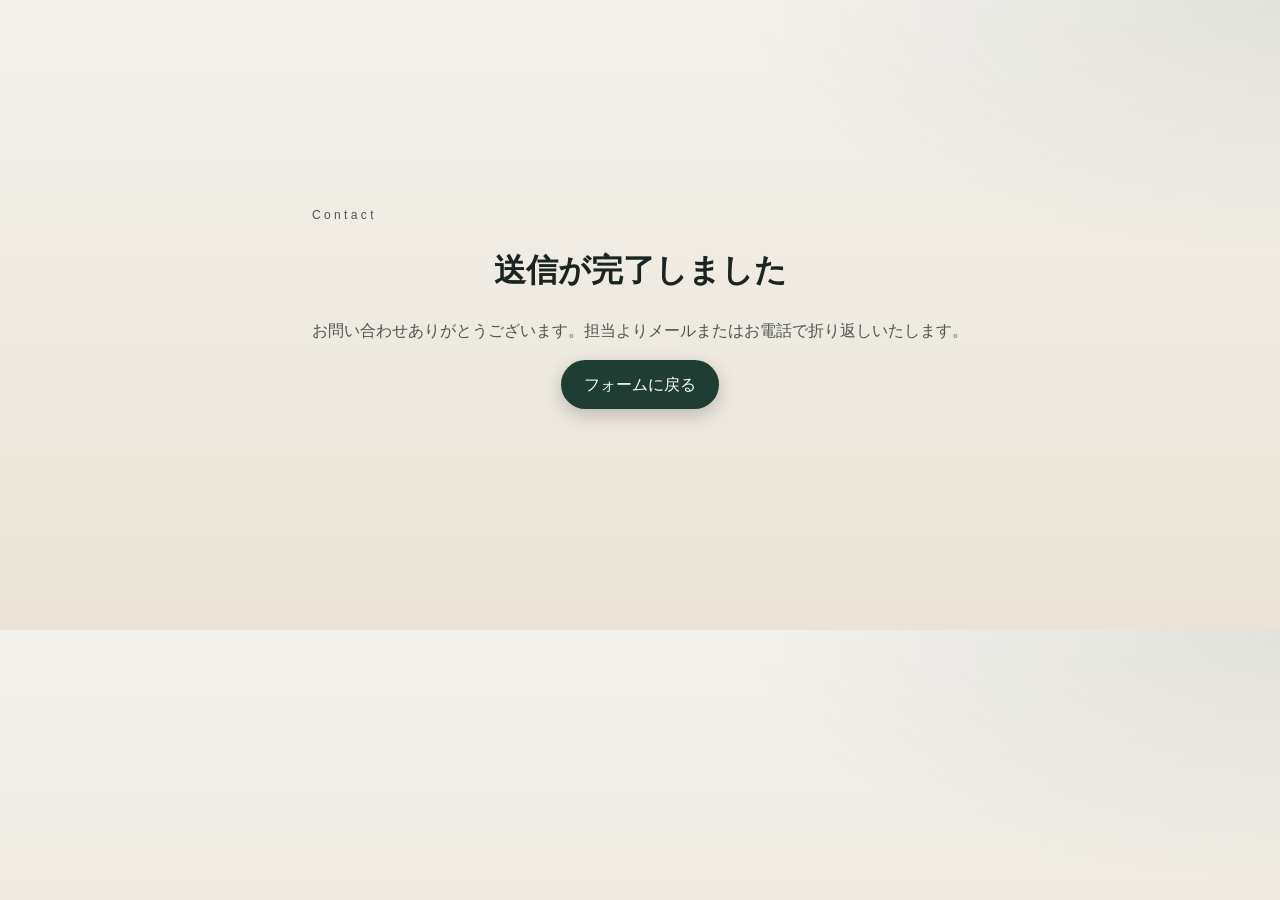
<file: detekoi-land-mockup/thanks.html>
<!DOCTYPE html>
<html lang="ja">
<head>
  <meta charset="utf-8" />
  <meta name="viewport" content="width=device-width, initial-scale=1" />
  <title>送信完了｜長崎でてこいランド</title>
  <link rel="stylesheet" href="./styles.css" />
  <style>
    .thanks {
      min-height: 70vh;
      display: grid;
      place-content: center;
      padding: 2rem 1.25rem 3rem;
      text-align: center;
      gap: 1rem;
    }
    .thanks h1 { font-size: clamp(1.6rem, 3vw, 2rem); margin: 0; }
    .thanks p { margin: 0; color: var(--soft, #4a5c52); line-height: 1.7; }
  </style>
</head>
<body>
  <main class="thanks wrap narrow">
    <p class="label">Contact</p>
    <h1>送信が完了しました</h1>
    <p>お問い合わせありがとうございます。担当よりメールまたはお電話で折り返しいたします。</p>
    <p><a class="btn btn--solid" href="./index.html#contact">フォームに戻る</a></p>
  </main>
</body>
</html>
</file>
<file: styles.css>
:root {
  --cream: #fdfcf8;
  --cream-warm: #fcf9ee;
  --white: #ffffff;
  --ink: #1a2e26;
  --heading: #003322;
  --body: #2e4d40;
  --muted: #5a7266;
  --green: #00a968;
  --green-dark: #008f58;
  --green-soft: #dff6f0;
  --line: #e4ebe6;
  --radius-xl: 32px;
  --radius-lg: 24px;
  --radius-md: 12px;
  --font: "Zen Maru Gothic", "Noto Sans JP", "Hiragino Sans", sans-serif;
  --header-h: 72px;
  --max: 1080px;
  --ease: cubic-bezier(0.22, 1, 0.36, 1);
}

*,
*::before,
*::after { box-sizing: border-box; }

html { scroll-behavior: smooth; }

body {
  margin: 0;
  font-family: var(--font);
  color: var(--body);
  background: var(--cream);
  line-height: 1.85;
  font-size: 16px;
  text-rendering: optimizeLegibility;
}

img { max-width: 100%; display: block; height: auto; }
a { color: inherit; text-decoration: none; }
button, input, textarea { font: inherit; }

.visually-hidden {
  position: absolute; width: 1px; height: 1px; padding: 0; margin: -1px;
  overflow: hidden; clip: rect(0,0,0,0); border: 0;
}

.skip-link {
  position: absolute; left: 1rem; top: -4rem; z-index: 1000;
  background: var(--green); color: #fff; padding: 0.7rem 1rem;
}
.skip-link:focus { top: 1rem; }

/* Header — white, calm, live-like */
.site-header {
  position: sticky;
  top: 0;
  z-index: 40;
  background: rgba(255, 255, 255, 0.96);
  border-bottom: 1px solid rgba(0, 0, 0, 0.04);
}

.site-header__inner {
  max-width: 1180px;
  margin: 0 auto;
  min-height: var(--header-h);
  padding: 0.65rem 1.5rem;
  display: flex;
  align-items: center;
  justify-content: space-between;
  gap: 1rem;
}

.logo {
  display: flex;
  align-items: center;
  gap: 0.65rem;
  color: var(--heading);
}

.logo__icon {
  width: 2.4rem;
  height: 2.4rem;
  border-radius: 50%;
  background:
    radial-gradient(circle at 50% 70%, #7aa889 0 28%, transparent 29%),
    linear-gradient(160deg, #1f5a40, #0d3b2a);
  position: relative;
  flex-shrink: 0;
}

.logo__icon::after {
  content: "";
  position: absolute;
  left: 50%;
  bottom: 22%;
  width: 0.85rem;
  height: 0.7rem;
  transform: translateX(-50%);
  background: #e8f5ee;
  clip-path: polygon(0 40%, 50% 0, 100% 40%, 100% 100%, 0 100%);
}

.logo__eyebrow {
  display: block;
  font-size: 0.68rem;
  letter-spacing: 0.04em;
  color: var(--muted);
  line-height: 1.2;
}

.logo__name {
  display: block;
  font-size: 1rem;
  font-weight: 700;
  letter-spacing: 0.02em;
  line-height: 1.25;
}

.site-nav {
  display: flex;
  align-items: center;
  gap: 1.35rem;
  font-size: 0.92rem;
  font-weight: 500;
  color: var(--heading);
}

.site-nav a:hover,
.site-nav a:focus-visible {
  color: var(--green);
}

.nav-toggle {
  display: none;
  width: 2.5rem;
  height: 2.5rem;
  border: 0;
  background: transparent;
  padding: 0.5rem;
  cursor: pointer;
}

.nav-toggle span {
  display: block;
  height: 2px;
  margin: 5px 0;
  background: var(--heading);
  border-radius: 2px;
}

/* Hero — floating rounded illustration + subtle stars */
.hero {
  padding: 1.25rem 1.25rem 0.5rem;
}

.hero__frame {
  position: relative;
  max-width: 1120px;
  margin: 0 auto;
  border-radius: var(--radius-xl);
  overflow: hidden;
  background: #dfeee6;
}

.hero__img {
  width: 100%;
  aspect-ratio: 16 / 9;
  object-fit: cover;
  object-position: center 40%;
}

.hero__stars {
  position: absolute;
  inset: 0;
  width: 100%;
  height: 100%;
  opacity: 0.22;
  mix-blend-mode: soft-light;
  pointer-events: none;
}

.hero__bubbles {
  position: absolute;
  left: clamp(1rem, 3vw, 2rem);
  bottom: clamp(1rem, 4vw, 2.5rem);
  display: grid;
  gap: 0.55rem;
  z-index: 2;
}

.hero__bubble {
  margin: 0;
  display: inline-block;
  width: fit-content;
  max-width: 16rem;
  padding: 0.7rem 1.15rem;
  background: var(--white);
  color: var(--ink);
  font-size: clamp(1.05rem, 2.4vw, 1.45rem);
  font-weight: 700;
  border-radius: 18px;
  box-shadow: 0 8px 24px rgba(0, 30, 20, 0.12);
  line-height: 1.4;
}

.hero__cta-row {
  position: absolute;
  right: clamp(1rem, 3vw, 2rem);
  bottom: clamp(1rem, 4vw, 2.5rem);
  z-index: 2;
}

/* Buttons — live pill styles */
.btn {
  display: inline-flex;
  align-items: center;
  justify-content: center;
  gap: 0.45rem;
  min-height: 3rem;
  padding: 0.75rem 1.6rem;
  border-radius: 999px;
  border: 2px solid transparent;
  font-weight: 700;
  transition: transform 0.2s var(--ease), background 0.2s var(--ease), border-color 0.2s var(--ease);
}

.btn:hover,
.btn:focus-visible {
  transform: translateY(-1px);
}

.btn--green {
  background: var(--green);
  color: #fff;
}

.btn--green:hover,
.btn--green:focus-visible {
  background: var(--green-dark);
}

.btn--phone {
  flex-direction: column;
  align-items: center;
  gap: 0.15rem;
  min-height: 4.5rem;
  padding: 0.85rem 1.75rem;
  background: var(--white);
  border-color: var(--green);
  color: var(--green);
  text-align: center;
}

.btn__label {
  font-size: 0.85rem;
  font-weight: 500;
}

.btn__phone {
  font-size: 1.15rem;
  font-weight: 700;
  letter-spacing: 0.02em;
}

.btn--wide {
  min-width: 14rem;
}

.btn--submit {
  width: 100%;
  border-radius: 10px;
  min-height: 3.4rem;
}

/* Sections */
.section {
  position: relative;
  padding: clamp(3.5rem, 7vw, 5.5rem) 1.25rem;
  overflow: hidden;
}

.section__inner {
  position: relative;
  z-index: 1;
  max-width: var(--max);
  margin: 0 auto;
}

.section__title {
  margin: 0;
  text-align: center;
  color: var(--heading);
  font-size: clamp(1.7rem, 3.4vw, 2.35rem);
  font-weight: 700;
  letter-spacing: 0.04em;
  line-height: 1.45;
}

.section__title--left { text-align: left; }

.section__lede {
  margin: 1rem auto 0;
  max-width: 40rem;
  text-align: center;
  color: var(--muted);
}

.section__eyebrow {
  margin: 0 0 0.4rem;
  text-align: center;
  font-size: 0.85rem;
  color: var(--muted);
  letter-spacing: 0.08em;
}

.section--wave-top {
  background: var(--cream-warm);
}

/* Soft blobs */
.blob {
  position: absolute;
  width: min(420px, 55vw);
  height: min(320px, 40vw);
  background: var(--green-soft);
  border-radius: 55% 45% 60% 40% / 50% 55% 45% 50%;
  opacity: 0.55;
  z-index: 0;
  pointer-events: none;
}
.blob--tr { top: -40px; right: -60px; }
.blob--br { bottom: -50px; right: -40px; }
.blob--tl { top: 40px; left: -80px; }

.wave {
  height: 48px;
  background: var(--cream);
  border-radius: 0 0 50% 50% / 0 0 100% 100%;
  margin-top: -1px;
}

/* Services */
.services-track-wrap { margin-top: 2.25rem; }

.services-track {
  display: grid;
  grid-template-columns: repeat(4, minmax(0, 1fr));
  gap: 1.25rem;
}

.svc-card {
  background: transparent;
}

.svc-card img {
  width: 100%;
  aspect-ratio: 4 / 3;
  object-fit: cover;
  border-radius: var(--radius-lg);
  background: #e8f0ea;
}

.svc-card h3 {
  margin: 1rem 0 0.4rem;
  color: var(--heading);
  font-size: 1.15rem;
  font-weight: 700;
}

.svc-card p {
  margin: 0;
  color: var(--muted);
  font-size: 0.95rem;
  line-height: 1.75;
}

.services-hint {
  display: none;
  margin: 1rem 0 0;
  text-align: center;
  font-size: 0.8rem;
  color: var(--muted);
  letter-spacing: 0.08em;
}

/* Reservation blocks */
.reserve-block {
  position: relative;
  padding: 0 1.25rem clamp(3.5rem, 7vw, 5rem);
  background: var(--white);
}

.reserve-block__inner { max-width: var(--max); margin: 0 auto; padding-top: 1rem; }

.reserve-block__lede {
  margin: 0.85rem 0 0;
  text-align: center;
  color: var(--muted);
}

.reserve-block__grid {
  margin-top: 2rem;
  display: grid;
  grid-template-columns: 1.15fr 0.85fr;
  gap: 1.5rem;
  align-items: stretch;
}

.reserve-block__map {
  min-height: 260px;
  border-radius: var(--radius-lg);
  background:
    linear-gradient(160deg, #e7f5ee, #d5ebe0),
    repeating-linear-gradient(90deg, transparent, transparent 24px, rgba(0,80,50,0.04) 24px, rgba(0,80,50,0.04) 25px);
  display: grid;
  place-content: center;
  text-align: center;
  color: var(--heading);
  font-weight: 700;
  padding: 1.5rem;
}

.reserve-block__map-sub {
  margin: 0.35rem 0 0;
  font-weight: 400;
  font-size: 0.9rem;
  color: var(--muted);
}

.reserve-block__actions {
  display: grid;
  gap: 0.9rem;
  align-content: center;
  justify-items: stretch;
}

.reserve-block__actions .btn { width: 100%; }

.reserve-block__actions--center {
  max-width: 22rem;
  margin: 2rem auto 0;
}

.reserve-block__note,
.reserve-block__address {
  margin: 1rem 0 0;
  text-align: center;
  font-style: normal;
  font-size: 0.92rem;
  color: var(--muted);
  line-height: 1.7;
}

/* About */
.about__grid {
  display: grid;
  grid-template-columns: 0.95fr 1.05fr;
  gap: clamp(1.5rem, 4vw, 3rem);
  align-items: start;
}

.photo-round img,
.photo-round {
  border-radius: var(--radius-lg);
  overflow: hidden;
}

.photo-round img {
  width: 100%;
  height: 100%;
  object-fit: cover;
  min-height: 280px;
}

.prose p { margin: 0 0 0.85rem; color: var(--body); }
.prose__em {
  color: var(--heading) !important;
  font-weight: 700;
  font-size: 1.1rem;
}
.prose--narrow {
  max-width: 42rem;
  margin: 1.5rem auto 0;
}

/* Facilities */
.facility-hero {
  position: relative;
  margin: 2rem 0 0;
}

.facility-hero img {
  width: 100%;
  aspect-ratio: 16 / 9;
  object-fit: cover;
  border-radius: var(--radius-xl);
}

.facility-hero figcaption {
  position: absolute;
  left: 1.25rem;
  bottom: 1.25rem;
  margin: 0;
  color: #fff;
  font-weight: 700;
  text-shadow: 0 2px 10px rgba(0,0,0,0.35);
}

.facility-caps {
  margin: 1.5rem 0 0;
  padding: 0;
  list-style: none;
  display: flex;
  flex-wrap: wrap;
  justify-content: center;
  gap: 0.75rem 1.5rem;
  color: var(--heading);
  font-weight: 500;
}

.facility-caps li::before {
  content: "・";
  color: var(--green);
}

/* Philosophy */
.philosophy {
  background: var(--cream-warm);
}

.philosophy__photo {
  margin: 2.25rem auto 0;
  max-width: 820px;
}

.philosophy__photo img {
  width: 100%;
  aspect-ratio: 16 / 9;
  object-fit: cover;
}

/* Contact */
.contact__inner { max-width: 560px; }

.contact-form {
  margin-top: 1.75rem;
  display: grid;
  gap: 1rem;
}

.contact-form label { display: grid; gap: 0.4rem; }
.contact-form label span {
  display: flex;
  align-items: center;
  gap: 0.45rem;
  font-size: 0.9rem;
  color: var(--heading);
}

.badge {
  display: inline-block;
  padding: 0.1rem 0.45rem;
  border-radius: 999px;
  font-size: 0.7rem;
  font-style: normal;
  font-weight: 700;
  color: #fff;
}
.badge--req { background: #e74c3c; }

.contact-form input,
.contact-form textarea {
  width: 100%;
  border: 1px solid #d0d0d0;
  background: var(--white);
  border-radius: 8px;
  padding: 0.8rem 0.95rem;
  color: var(--ink);
}

.contact-form input:focus,
.contact-form textarea:focus {
  outline: none;
  border-color: var(--green);
  box-shadow: 0 0 0 3px rgba(0, 169, 104, 0.15);
}

.contact-form__note {
  margin: 0;
  font-size: 0.82rem;
  color: var(--muted);
}

/* Footer */
.site-footer {
  background: var(--cream-warm);
  border-top: 1px solid var(--line);
  padding: 2.75rem 1.25rem 2rem;
  color: var(--heading);
}

.site-footer__inner {
  max-width: var(--max);
  margin: 0 auto;
  display: flex;
  justify-content: space-between;
  gap: 2rem;
  flex-wrap: wrap;
}

.site-footer__addr {
  margin: 1rem 0 0;
  color: var(--muted);
  font-size: 0.92rem;
  line-height: 1.7;
}

.site-footer__aside {
  display: grid;
  gap: 0.9rem;
  justify-items: start;
}

.site-footer__aside a { color: var(--green); font-weight: 700; }

.site-footer__nav {
  display: flex;
  flex-wrap: wrap;
  gap: 0.65rem 1rem;
  font-size: 0.88rem;
  font-weight: 500;
  color: var(--muted);
}

.site-footer__nav a { color: var(--muted); font-weight: 500; }
.site-footer__nav a:hover { color: var(--green); }

/* Reveal */
[data-reveal] {
  opacity: 0;
  transform: translateY(18px);
  transition: opacity 0.7s var(--ease), transform 0.7s var(--ease);
}
[data-reveal].is-visible {
  opacity: 1;
  transform: none;
}

@media (max-width: 900px) {
  .nav-toggle { display: inline-block; }

  .site-nav {
    position: absolute;
    top: 100%;
    left: 0;
    right: 0;
    display: none;
    flex-direction: column;
    align-items: stretch;
    gap: 0;
    padding: 0.25rem 1.25rem 1rem;
    background: #fff;
    border-bottom: 1px solid var(--line);
  }

  .site-nav.is-open { display: flex; }
  .site-nav a {
    padding: 0.85rem 0;
    border-bottom: 1px solid var(--line);
  }

  .hero__cta-row {
    position: static;
    display: flex;
    justify-content: center;
    margin-top: 0.85rem;
    padding-bottom: 0.25rem;
  }

  .hero__frame {
    display: flex;
    flex-direction: column;
    background: transparent;
    overflow: visible;
  }

  .hero__img {
    border-radius: var(--radius-xl);
  }

  .hero__stars {
    border-radius: var(--radius-xl);
    height: auto;
    aspect-ratio: 16 / 9;
    top: 0;
  }

  .services-track {
    display: flex;
    gap: 1rem;
    overflow-x: auto;
    scroll-snap-type: x mandatory;
    padding-bottom: 0.35rem;
    -webkit-overflow-scrolling: touch;
  }

  .svc-card {
    flex: 0 0 min(78vw, 280px);
    scroll-snap-align: start;
  }

  .services-hint { display: block; }

  .reserve-block__grid,
  .about__grid {
    grid-template-columns: 1fr;
  }
}

@media (prefers-reduced-motion: reduce) {
  html { scroll-behavior: auto; }
  *, *::before, *::after {
    animation-duration: 0.01ms !important;
    animation-iteration-count: 1 !important;
    transition-duration: 0.01ms !important;
  }
  [data-reveal] { opacity: 1; transform: none; }
}
</file>
<file: detekoi-land-mockup/styles.css>
:root {
  --night: #0b1c2c;
  --night-deep: #07131f;
  --forest: #1f3d32;
  --moss: #4a6b58;
  --wood: #a67c52;
  --sand: #ebe4d6;
  --mist: #f3f1ec;
  --ink: #1a2420;
  --soft: #4a5750;
  --white: #fbfcfb;
  --font-display: "Shippori Mincho", "Hiragino Mincho ProN", serif;
  --font-body: "Zen Kaku Gothic New", "Hiragino Sans", sans-serif;
  --ease: cubic-bezier(0.22, 1, 0.36, 1);
}

* { box-sizing: border-box; }
html { scroll-behavior: smooth; }
body {
  margin: 0;
  font-family: var(--font-body);
  color: var(--ink);
  background:
    radial-gradient(900px 420px at 100% 0%, rgba(31,61,50,.08), transparent 60%),
    linear-gradient(180deg, var(--mist), var(--sand));
  line-height: 1.85;
}
img { max-width: 100%; display: block; height: auto; }
a { color: inherit; text-decoration: none; }
button, input, textarea { font: inherit; }
.skip-link { position: absolute; left: 1rem; top: -4rem; background: var(--forest); color: #fff; padding: .7rem 1rem; }
.skip-link:focus { top: 1rem; }
.wrap { width: min(1120px, calc(100% - 2.5rem)); margin: 0 auto; }

.site-header {
  position: sticky; top: 0; z-index: 40;
  backdrop-filter: blur(12px);
  background: rgba(243,241,236,.9);
  border-bottom: 1px solid rgba(31,61,50,.1);
}
.header__inner {
  position: relative;
  min-height: 68px;
  display: flex;
  align-items: center;
  justify-content: space-between;
  gap: 1rem;
}
.logo { font-family: var(--font-display); font-weight: 600; letter-spacing: .04em; }
.visually-hidden {
  position: absolute; width: 1px; height: 1px; padding: 0; margin: -1px;
  overflow: hidden; clip: rect(0, 0, 0, 0); white-space: nowrap; border: 0;
}
.nav { display: flex; gap: 1.1rem; align-items: center; font-size: .92rem; color: var(--soft); }
.nav__cta { background: var(--forest); color: #fff !important; padding: .5rem 1rem; border-radius: 999px; }
.nav-toggle {
  display: none;
  width: 2.6rem;
  height: 2.6rem;
  border: 0;
  border-radius: 10px;
  background: transparent;
  padding: 0.55rem;
  cursor: pointer;
  position: relative;
  z-index: 2;
}
.nav-toggle span[aria-hidden="true"] {
  display: block;
  height: 2px;
  margin: 5px 0;
  background: var(--forest);
  border-radius: 2px;
  transition: transform .25s var(--ease), opacity .2s var(--ease);
}
.nav-toggle[aria-expanded="true"] span[aria-hidden="true"]:nth-child(1) {
  transform: translateY(7px) rotate(45deg);
}
.nav-toggle[aria-expanded="true"] span[aria-hidden="true"]:nth-child(2) {
  opacity: 0;
}
.nav-toggle[aria-expanded="true"] span[aria-hidden="true"]:nth-child(3) {
  transform: translateY(-7px) rotate(-45deg);
}
body.nav-open { overflow: hidden; }

.hero {
  position: relative; min-height: calc(100svh - 68px);
  display: grid; place-items: center; color: var(--white); overflow: hidden;
}
.hero__media { position: absolute; inset: 0; }
.hero__media img,
.hero__photo {
  width: 100%; height: 100%; object-fit: cover; object-position: center 42%;
  transform: scale(1.08);
  opacity: 0;
  animation: heroBgIn 1500ms var(--ease) forwards;
}
.hero.is-settled .hero__photo {
  animation: heroBgIn 1500ms var(--ease) forwards, heroKenBurns 20s ease-in-out 1.5s infinite alternate;
}
/* Daytime campsite hero — hide night starfield; keep source image shadows as-is */
.hero__media canvas { display: none; }
.hero__veil {
  display: none;
}
.hero__content {
  position: relative; z-index: 1; text-align: center;
  padding: 4rem 1.25rem 5rem; max-width: 46rem;
  /* Text-only readability — no full-bleed dim over the art */
  text-shadow:
    0 1px 2px rgba(0,0,0,.5),
    0 2px 14px rgba(0,0,0,.35),
    0 0 28px rgba(0,0,0,.22);
}
.hero__content::before {
  content: "";
  position: absolute;
  inset: 12% 8%;
  z-index: -1;
  pointer-events: none;
  background: radial-gradient(ellipse at 50% 45%, rgba(0,0,0,.16), transparent 68%);
}
.hero__brand { margin: 0 0 1.15rem; display: grid; gap: .35rem; }
.hero h1.hero__brand {
  font-size: inherit; font-weight: inherit; line-height: inherit; letter-spacing: inherit;
}
.hero__brand span:first-child {
  font-family: var(--font-display); font-size: clamp(1.55rem, 3.2vw, 2.35rem);
  font-weight: 700; letter-spacing: .14em;
}
.hero__en { font-size: .72rem; letter-spacing: .34em; opacity: .82; }
.hero__catch {
  margin: 0; font-family: var(--font-display); font-weight: 600;
  font-size: clamp(2.1rem, 5.5vw, 3.5rem); line-height: 1.35; letter-spacing: .06em;
}
.hero__support {
  margin: 1.35rem auto 0; max-width: 30rem; opacity: .92;
  font-size: clamp(.95rem, 1.6vw, 1.05rem); line-height: 1.9; letter-spacing: .04em;
}
.hero__actions { margin-top: 1.9rem; display: flex; flex-wrap: wrap; gap: .8rem; justify-content: center; text-shadow: none; }

/* Daikanso-like soft “ふわっ” fade-up (brand → catch → support → CTA) */
.hero__reveal {
  opacity: 0;
  transform: translateY(28px);
  animation: heroFadeUp 1600ms cubic-bezier(0.16, 1, 0.3, 1) forwards;
}
.hero__reveal[data-reveal-delay="0"] { animation-delay: 700ms; }
.hero__reveal[data-reveal-delay="1"] { animation-delay: 1400ms; }
.hero__reveal[data-reveal-delay="2"] { animation-delay: 2100ms; }
.hero__reveal[data-reveal-delay="3"] { animation-delay: 2800ms; }

@keyframes heroFadeUp {
  from { opacity: 0; transform: translateY(28px); filter: blur(2px); }
  to { opacity: 1; transform: translateY(0); filter: blur(0); }
}
@keyframes heroBgIn {
  from { opacity: 0; transform: scale(1.08); }
  to { opacity: 1; transform: scale(1); }
}
@keyframes heroKenBurns {
  from { transform: scale(1); }
  to { transform: scale(1.05); }
}
@keyframes softFloatIn {
  from { opacity: 0; transform: translateY(18px); filter: blur(1.5px); }
  to { opacity: 1; transform: translateY(0); filter: blur(0); }
}

@media (prefers-reduced-motion: reduce) {
  .hero__photo,
  .hero.is-settled .hero__photo,
  .hero__reveal,
  .soft-reveal {
    animation: none !important;
    opacity: 1 !important;
    transform: none !important;
    filter: none !important;
  }
}

.btn {
  display: inline-flex; align-items: center; justify-content: center; text-align: center;
  min-height: 3rem; padding: .8rem 1.4rem; border-radius: 999px; border: 1px solid transparent;
  transition: transform .2s var(--ease), background .2s var(--ease);
  line-height: 1.35;
}
.btn:hover { transform: translateY(-1px); }
.btn--solid { background: var(--forest); color: #fff; box-shadow: 0 6px 18px rgba(7,19,31,.22); }
.btn--ghost { border-color: rgba(255,255,255,.7); color: #fff; background: rgba(255,255,255,.06); }
/* Solid cream secondary — readable on busy campsite art */
.btn--hero-secondary {
  border-color: rgba(251,252,251,.95);
  background: rgba(251,252,251,.95);
  color: var(--forest);
  font-weight: 700;
  box-shadow: 0 6px 18px rgba(7,19,31,.2);
}
.btn--hero-secondary:hover { background: #fff; }
.btn--light { background: #fff; color: var(--forest); }

.section {
  position: relative;
  z-index: 1;
  isolation: isolate;
  padding: clamp(3.8rem, 7vw, 5.8rem) 0;
  background: var(--mist);
}
.section--soft { background: #f7f4ee; }
.section--night { background: var(--night-deep); color: rgba(251,252,251,.9); }
.label { margin: 0 0 .6rem; font-size: .75rem; letter-spacing: .28em; color: var(--moss); text-align: center; }
.label--light { color: rgba(232,228,218,.7); }
.section h2, .cta-band h2 {
  margin: 0; text-align: center; font-family: var(--font-display); font-weight: 600;
  font-size: clamp(1.7rem, 3.4vw, 2.4rem); letter-spacing: .04em; line-height: 1.4;
}
.section--night h2 { color: #fff; }
.lede { margin: .9rem auto 0; max-width: 38rem; text-align: center; color: var(--soft); }
.lede--left { text-align: left; margin-left: 0; }
.swipe-hint { display: none; text-align: center; color: var(--soft); font-size: .8rem; letter-spacing: .1em; }

.services {
  margin-top: 2.2rem;
  display: grid; grid-template-columns: repeat(4, minmax(0,1fr)); gap: 1.1rem;
}
.services article { margin: 0; }
.services img { width: 100%; aspect-ratio: 4/3; object-fit: cover; border-radius: 18px; }
.services h3 { margin: .9rem 0 .35rem; font-family: var(--font-display); font-size: 1.15rem; }
.services p { margin: 0; color: var(--soft); font-size: .95rem; }

.cta-band {
  position: relative;
  z-index: 2;
  isolation: isolate;
  margin: 0;
  padding: clamp(3.2rem, 6vw, 4.8rem) 0;
  background: linear-gradient(160deg, var(--forest), var(--night));
  color: #fff;
  /* prevent stacking overlap with adjacent sections */
  box-shadow: none;
  overflow: hidden;
}

.facility-overview {
  margin: 1.5rem 0 0;
  border-radius: 18px;
  overflow: hidden;
  background: #dfe8e2;
}
.facility-overview img {
  display: block;
  width: 100%;
  aspect-ratio: 21 / 9;
  object-fit: cover;
  object-position: center 45%;
}

.stay-panel {
  margin-top: 1.5rem;
  display: grid;
  grid-template-columns: 0.95fr 1.05fr;
  gap: 1.5rem;
  align-items: stretch;
  background: #fff;
  border-radius: 22px;
  overflow: hidden;
  box-shadow: 0 16px 40px rgba(7, 19, 31, 0.08);
}
.stay-panel__visual {
  position: relative;
  background: var(--night-deep);
  color: #fff;
  padding: 1.5rem;
  display: grid;
  gap: 1rem;
  align-content: start;
}
.stay-panel__catch {
  margin: 0;
  font-family: var(--font-display);
  font-size: clamp(1.4rem, 2.8vw, 1.9rem);
  letter-spacing: 0.04em;
  line-height: 1.4;
}
.soft-reveal {
  opacity: 0;
  transform: translateY(18px);
}
.soft-reveal.is-shown {
  animation: softFloatIn 1400ms cubic-bezier(0.16, 1, 0.3, 1) forwards;
}
.stay-cues {
  margin: 0;
  padding: 0;
  list-style: none;
  display: grid;
  grid-template-columns: repeat(4, minmax(0, 1fr));
  gap: 0.5rem;
  font-size: 0.78rem;
  letter-spacing: 0.08em;
  text-align: center;
}
.stay-cues li {
  border: 1px solid rgba(255,255,255,0.28);
  border-radius: 12px;
  padding: 0.55rem 0.25rem;
  opacity: 0.92;
}
/* Single-image footprint only — do not style slideshow slides here */
.stay-panel__visual > img {
  width: 100%;
  aspect-ratio: 16 / 10;
  object-fit: cover;
  border-radius: 14px;
}

/* Same footprint as the previous single photo (16:10), fade inside the box */
.facility-slideshow {
  position: relative;
  width: 100%;
  aspect-ratio: 16 / 10;
  border-radius: 14px;
  overflow: hidden;
  background: #040a12;
}
.facility-slideshow__viewport {
  position: absolute;
  inset: 0;
  width: 100%;
  height: 100%;
  overflow: hidden;
}
.facility-slideshow__viewport img {
  position: absolute;
  inset: 0;
  width: 100%;
  height: 100%;
  max-width: none;
  max-height: none;
  aspect-ratio: auto;
  object-fit: cover;
  object-position: center;
  border-radius: 0;
  opacity: 0;
  transition: opacity 900ms var(--ease);
  pointer-events: none;
}
.facility-slideshow__viewport img.is-active {
  opacity: 1;
  z-index: 1;
}
.facility-slideshow__dots {
  position: absolute;
  left: 0; right: 0; bottom: 0.65rem;
  z-index: 2;
  display: flex; justify-content: center; gap: 0.4rem;
  pointer-events: none;
}
.facility-slideshow__dots button {
  pointer-events: auto;
  width: 7px; height: 7px; padding: 0; border: 0;
  border-radius: 50%;
  background: rgba(255,255,255,.45);
  cursor: pointer;
}
.facility-slideshow__dots button.is-active { background: #fff; }
.facility-slideshow__btn {
  position: absolute; top: 50%; z-index: 2;
  transform: translateY(-50%);
  width: 2rem; height: 2rem;
  border: 0; border-radius: 50%;
  background: rgba(7,19,31,.55);
  color: #fff; font-size: 1.25rem; line-height: 1;
  cursor: pointer;
  opacity: .85;
}
.facility-slideshow__btn:hover { opacity: 1; background: rgba(7,19,31,.75); }
.facility-slideshow__btn--prev { left: 0.5rem; }
.facility-slideshow__btn--next { right: 0.5rem; }
.stay-panel__copy {
  padding: clamp(1.4rem, 3vw, 2.2rem);
}
.stay-panel__copy h3 {
  margin: 0 0 0.85rem;
  font-family: var(--font-display);
  font-size: clamp(1.35rem, 2.6vw, 1.85rem);
  letter-spacing: 0.04em;
}
.stay-panel__copy > p { margin: 0 0 1rem; color: var(--soft); }

.facility-strip {
  margin-top: 1.5rem;
  display: grid;
  grid-template-columns: repeat(3, minmax(0, 1fr));
  gap: 1rem;
}
.facility-strip figure { margin: 0; }
.facility-strip img {
  width: 100%;
  aspect-ratio: 4 / 3;
  object-fit: cover;
  border-radius: 16px;
}
.facility-strip figcaption {
  margin: 0.55rem 0 0;
  text-align: center;
  font-size: 0.88rem;
  color: var(--soft);
}

.philosophy-wrap {
  width: min(1180px, calc(100% - 2rem));
  margin: 0 auto;
}
.philosophy-wrap .label,
.philosophy-wrap h2 { text-align: left; }
.lede--left { text-align: left; margin-left: 0; margin-right: 0; max-width: 40rem; }
.philosophy-grid {
  margin-top: 1.75rem;
  display: grid;
  grid-template-columns: minmax(200px, 260px) minmax(0, 1fr);
  gap: clamp(1.5rem, 3.5vw, 2.75rem);
  align-items: start;
}
.portrait {
  margin: 0;
  max-width: 260px;
  text-align: center;
}
.portrait img {
  display: block;
  width: 100%;
  max-height: 340px;
  aspect-ratio: 3 / 4;
  object-fit: cover;
  object-position: top center;
  border-radius: 18px;
  box-shadow: 0 16px 36px rgba(7, 19, 31, 0.12);
}
.portrait figcaption {
  margin: 0.65rem 0 0;
  font-size: 0.9rem;
  color: var(--soft);
}
.philosophy-copy { margin: 0; }
.cta-band__inner { text-align: center; }
.cta-band p { margin: .9rem 0 0; opacity: .9; }
.cta-band__actions { margin-top: 1.6rem; display: flex; flex-wrap: wrap; gap: .8rem; justify-content: center; }
.cta-band address, .note { margin: 1rem 0 0; font-style: normal; font-size: .9rem; opacity: .82; }

/* ご予約・アクセス — map | actions + pricing accordion */
.reserve-section .label,
.reserve-section h2,
.reserve-section .lede { text-align: center; }
.reserve-grid {
  margin-top: 2rem;
  display: grid;
  grid-template-columns: 1.15fr 0.85fr;
  gap: clamp(1.2rem, 3vw, 2rem);
  align-items: start;
}
.reserve-map {
  display: grid;
  gap: 0.85rem;
}
.reserve-map iframe {
  width: 100%;
  min-height: 280px;
  height: 300px;
  border: 0;
  border-radius: 16px;
  background: #e8efe9;
  box-shadow: 0 12px 28px rgba(7, 19, 31, 0.08);
}
.reserve-address {
  margin: 0;
  font-style: normal;
  font-size: 0.92rem;
  line-height: 1.7;
  color: var(--soft);
}
.reserve-actions {
  display: flex;
  flex-direction: column;
  gap: 0.9rem;
  align-items: stretch;
  padding-top: 0.2rem;
}
.reserve-actions .btn {
  width: 100%;
  justify-content: center;
  text-align: center;
  padding: 1rem 1.2rem;
  line-height: 1.45;
}
.btn--outline {
  background: #fff;
  color: var(--forest);
  border: 2px solid var(--forest);
}
.btn--outline:hover { background: rgba(0, 60, 26, 0.05); }
.reserve-phone strong { font-size: 1.15rem; letter-spacing: 0.02em; }
.reserve-holiday { margin: 0.2rem 0 0; text-align: center; opacity: 0.85; }

.pricing {
  margin: 2.4rem 0 0;
  padding: 1.5rem 0 0;
  border-top: 1px solid rgba(31, 61, 50, 0.12);
}
.pricing__head {
  text-align: center;
  margin-bottom: 1.1rem;
}
.pricing__title {
  margin: 0;
  font-family: var(--font-display);
  font-size: clamp(1.25rem, 2.4vw, 1.55rem);
  font-weight: 600;
  letter-spacing: 0.06em;
  color: var(--forest);
}
.pricing__meta {
  margin: 0.45rem 0 0;
  font-size: 0.86rem;
  color: var(--soft);
}
.pricing__accordion {
  display: grid;
  gap: 0.65rem;
  max-width: 820px;
  margin: 0 auto;
}
.pricing__panel {
  background: rgba(251, 252, 251, 0.72);
  border: 1px solid rgba(31, 61, 50, 0.14);
  border-radius: 14px;
  overflow: hidden;
  transition: border-color 0.2s var(--ease), box-shadow 0.2s var(--ease);
}
.pricing__panel[open] {
  border-color: rgba(31, 61, 50, 0.28);
  box-shadow: 0 10px 28px rgba(7, 19, 31, 0.06);
}
.pricing__summary {
  list-style: none;
  cursor: pointer;
  display: flex;
  align-items: center;
  justify-content: space-between;
  gap: 1rem;
  padding: 1rem 1.15rem;
  font-family: var(--font-display);
  font-weight: 600;
  font-size: 1.05rem;
  letter-spacing: 0.04em;
  color: var(--forest);
  user-select: none;
}
.pricing__summary::-webkit-details-marker { display: none; }
.pricing__chevron {
  width: 0.65rem;
  height: 0.65rem;
  border-right: 2px solid var(--moss);
  border-bottom: 2px solid var(--moss);
  transform: rotate(45deg);
  transition: transform 0.25s var(--ease);
  flex-shrink: 0;
}
.pricing__panel[open] .pricing__chevron {
  transform: rotate(-135deg);
  margin-top: 0.25rem;
}
.pricing__body {
  padding: 0 1rem 1.15rem;
  border-top: 1px solid rgba(31, 61, 50, 0.08);
}
.pricing__table-wrap {
  margin-top: 0.85rem;
  overflow-x: auto;
  -webkit-overflow-scrolling: touch;
}
.pricing__table {
  width: 100%;
  border-collapse: collapse;
  font-size: 0.9rem;
  min-width: 320px;
}
.pricing__table th,
.pricing__table td {
  padding: 0.7rem 0.55rem;
  text-align: left;
  border-bottom: 1px solid rgba(31, 61, 50, 0.1);
  vertical-align: top;
}
.pricing__table thead th {
  font-size: 0.78rem;
  letter-spacing: 0.06em;
  color: var(--soft);
  font-weight: 700;
  border-bottom-color: rgba(31, 61, 50, 0.2);
  white-space: nowrap;
}
.pricing__table--rental thead th:last-child {
  white-space: nowrap;
  min-width: 6.75em;
  letter-spacing: 0.02em;
}
.pricing__table tbody th {
  font-weight: 500;
  color: var(--ink);
  max-width: 16rem;
}
.pricing__unit {
  display: block;
  margin-top: 0.2rem;
  font-size: 0.78rem;
  font-weight: 400;
  color: var(--soft);
  line-height: 1.45;
}
.pricing__yen {
  white-space: nowrap;
  font-variant-numeric: tabular-nums;
  font-weight: 700;
  text-align: right !important;
  color: var(--forest);
}
.pricing__table thead th:nth-child(2),
.pricing__table thead th:nth-child(3) {
  text-align: right;
}
.pricing__notes {
  margin: 0.85rem 0 0;
  padding: 0 0 0 1.1rem;
  display: grid;
  gap: 0.55rem;
  color: var(--soft);
  font-size: 0.9rem;
}
.pricing__foot {
  margin: 1.15rem auto 0;
  max-width: 820px;
  text-align: center;
}
.pricing__foot a {
  color: var(--forest);
  text-decoration: underline;
  text-underline-offset: 0.15em;
}

.split {
  display: grid; grid-template-columns: 1.1fr 0.9fr; gap: clamp(1.4rem, 4vw, 3rem); align-items: center;
}
.split--rev { grid-template-columns: .95fr 1.05fr; }
.split .label, .split h2, .narrow .label, .narrow h2 { text-align: left; }
.split figure, .wide { margin: 0; overflow: hidden; border-radius: 18px; box-shadow: 0 18px 40px rgba(7,19,31,.12); }
.split figure { max-width: 480px; justify-self: end; width: 100%; }
.split img, .wide img {
  width: 100%;
  height: auto;
  max-height: 340px;
  aspect-ratio: 4 / 3;
  object-fit: cover;
  object-position: center;
}
.prose p { margin: 0 0 .85rem; color: var(--soft); }
.section--night .prose p, .section--night p { color: rgba(251,252,251,.82); }
.em { color: var(--forest) !important; font-family: var(--font-display); font-size: 1.15rem; }
.bullets { margin: 1.1rem 0 0; padding: 0; list-style: none; display: grid; gap: .7rem; }
.bullets li {
  display: grid;
  grid-template-columns: 1.6rem 1fr;
  gap: .7rem;
  align-items: start;
  padding-left: 0;
  line-height: 1.55;
}
.bullets li::before { content: none; }
.bullet-icon {
  width: 1.55rem;
  height: 1.55rem;
  margin-top: .12rem;
  color: var(--forest);
  flex-shrink: 0;
}
.bullet-icon svg { display: block; width: 100%; height: 100%; }

.narrow { max-width: 720px; }
.wide { margin-top: 2rem; }
.contact-form-cta { margin: 1.5rem 0 0; }
.contact-form-cta .btn { display: inline-flex; }

.form { margin-top: 1.5rem; display: grid; gap: .9rem; }
.form label { display: grid; gap: .35rem; font-size: .9rem; color: var(--soft); }
.form input, .form textarea {
  border: 1px solid rgba(31,61,50,.18); border-radius: 12px; padding: .8rem 1rem; background: rgba(255,255,255,.85);
}
.form .btn { justify-self: start; }

.footer { background: var(--night-deep); color: rgba(251,252,251,.86); padding: 2.5rem 0 1.5rem; }
.footer__inner {
  display: flex;
  flex-wrap: wrap;
  align-items: flex-end;
  justify-content: flex-start;
  gap: clamp(1.75rem, 4vw, 3.25rem);
}
.footer__left {
  display: flex;
  flex-direction: column;
  align-items: flex-start;
  gap: 1rem;
  max-width: 34rem;
  flex: 0 1 auto;
}
.footer__brand p:last-child { margin: .55rem 0 0; opacity: .85; font-size: .92rem; line-height: 1.7; }
.footer__map {
  display: block;
  width: min(100%, 280px);
  border-radius: 14px;
  overflow: hidden;
  border: 1px solid rgba(255,255,255,.14);
  box-shadow: 0 10px 28px rgba(0,0,0,.28);
  background: #0a1622;
  transition: transform .2s var(--ease), box-shadow .2s var(--ease);
}
.footer__map:hover { transform: translateY(-2px); box-shadow: 0 14px 32px rgba(0,0,0,.35); }
.footer__map iframe {
  display: block;
  width: 100%;
  height: 130px;
  border: 0;
  pointer-events: none;
}
.footer__map-caption {
  display: block;
  padding: .45rem .7rem .55rem;
  font-size: .72rem;
  letter-spacing: .06em;
  text-align: center;
  color: rgba(251,252,251,.78);
  background: rgba(0,0,0,.28);
}
.footer__contact {
  text-align: left;
  flex: 0 0 auto;
  max-width: 16rem;
}
.footer__contact .btn { margin-top: .7rem; }
.footer a { color: #fff; }
[data-reveal] { opacity: 0; transform: translateY(12px); transition: opacity .7s var(--ease), transform .7s var(--ease); will-change: opacity, transform; }
[data-reveal].is-visible { opacity: 1; transform: none; }

@media (max-width: 900px) {
  .nav-toggle { display: inline-grid; place-content: center; }
  .nav {
    display: none;
    position: absolute;
    left: 0; right: 0; top: 100%;
    flex-direction: column;
    align-items: stretch;
    gap: 0;
    background: rgba(251,252,251,.98);
    padding: .35rem 1.25rem 1.15rem;
    border-bottom: 1px solid rgba(31,61,50,.12);
    box-shadow: 0 16px 28px rgba(7,19,31,.12);
  }
  .nav.is-open { display: flex; }
  .nav a {
    padding: .95rem 0;
    border-bottom: 1px solid rgba(31,61,50,.1);
    font-weight: 500;
  }
  .nav a:last-child { border-bottom: 0; }
  .nav__cta {
    margin-top: .55rem;
    text-align: center;
    justify-content: center;
  }
  .services {
    display: flex;
    overflow-x: auto;
    overscroll-behavior-x: contain;
    scroll-snap-type: x mandatory;
    scroll-padding-inline: 0;
    gap: 1rem;
    -webkit-overflow-scrolling: touch;
  }
  /* % of track (not vw) so snap stays aligned after the first card */
  .services article {
    flex: 0 0 min(82%, 18.5rem);
    scroll-snap-align: start;
    scroll-snap-stop: always;
  }
  .swipe-hint { display: block; margin-top: 1rem; }
  .split, .split--rev { grid-template-columns: 1fr; }
  .reserve-grid { grid-template-columns: 1fr; }
  .reserve-map iframe { min-height: 240px; height: 260px; }
  .pricing__summary { padding: 0.95rem 1rem; font-size: 1rem; }
  .pricing__body { padding: 0 0.75rem 1rem; }
  .pricing__table { font-size: 0.84rem; min-width: 0; }
  .pricing__table th,
  .pricing__table td { padding: 0.65rem 0.4rem; }
  .pricing__table thead th { letter-spacing: 0.03em; }
  .pricing__table--rental thead th:last-child {
    white-space: nowrap;
    min-width: 7em;
    letter-spacing: 0;
    word-break: keep-all;
  }
  .stay-panel { grid-template-columns: 1fr; }
  .facility-strip { grid-template-columns: 1fr; }
  .stay-cues { grid-template-columns: repeat(2, minmax(0, 1fr)); }
  .philosophy-grid { grid-template-columns: 1fr; }
  .philosophy-copy { order: 1; }
  .portrait { order: 2; max-width: 280px; margin: 0 auto; }
  .split figure { justify-self: stretch; max-width: none; }
  .philosophy-wrap .label,
  .philosophy-wrap h2 { text-align: center; }
  .lede--left { text-align: center; margin-inline: auto; }
  .footer__inner {
    flex-direction: column;
    align-items: flex-start;
    gap: 1.5rem;
  }
  .footer__left { max-width: none; width: 100%; }
  .footer__contact { text-align: left; max-width: none; }
  .footer__map { width: min(100%, 360px); }
  /* hero stays the same composition as desktop (centered brand/catch/CTAs on star-trail) */
  .hero { min-height: 100svh; }
  .hero__content { padding: 5.5rem 1.25rem 4rem; }
}

@media (prefers-reduced-motion: reduce) {
  html { scroll-behavior: auto; }
  [data-reveal] { opacity: 1; transform: none; }
}
</file>
